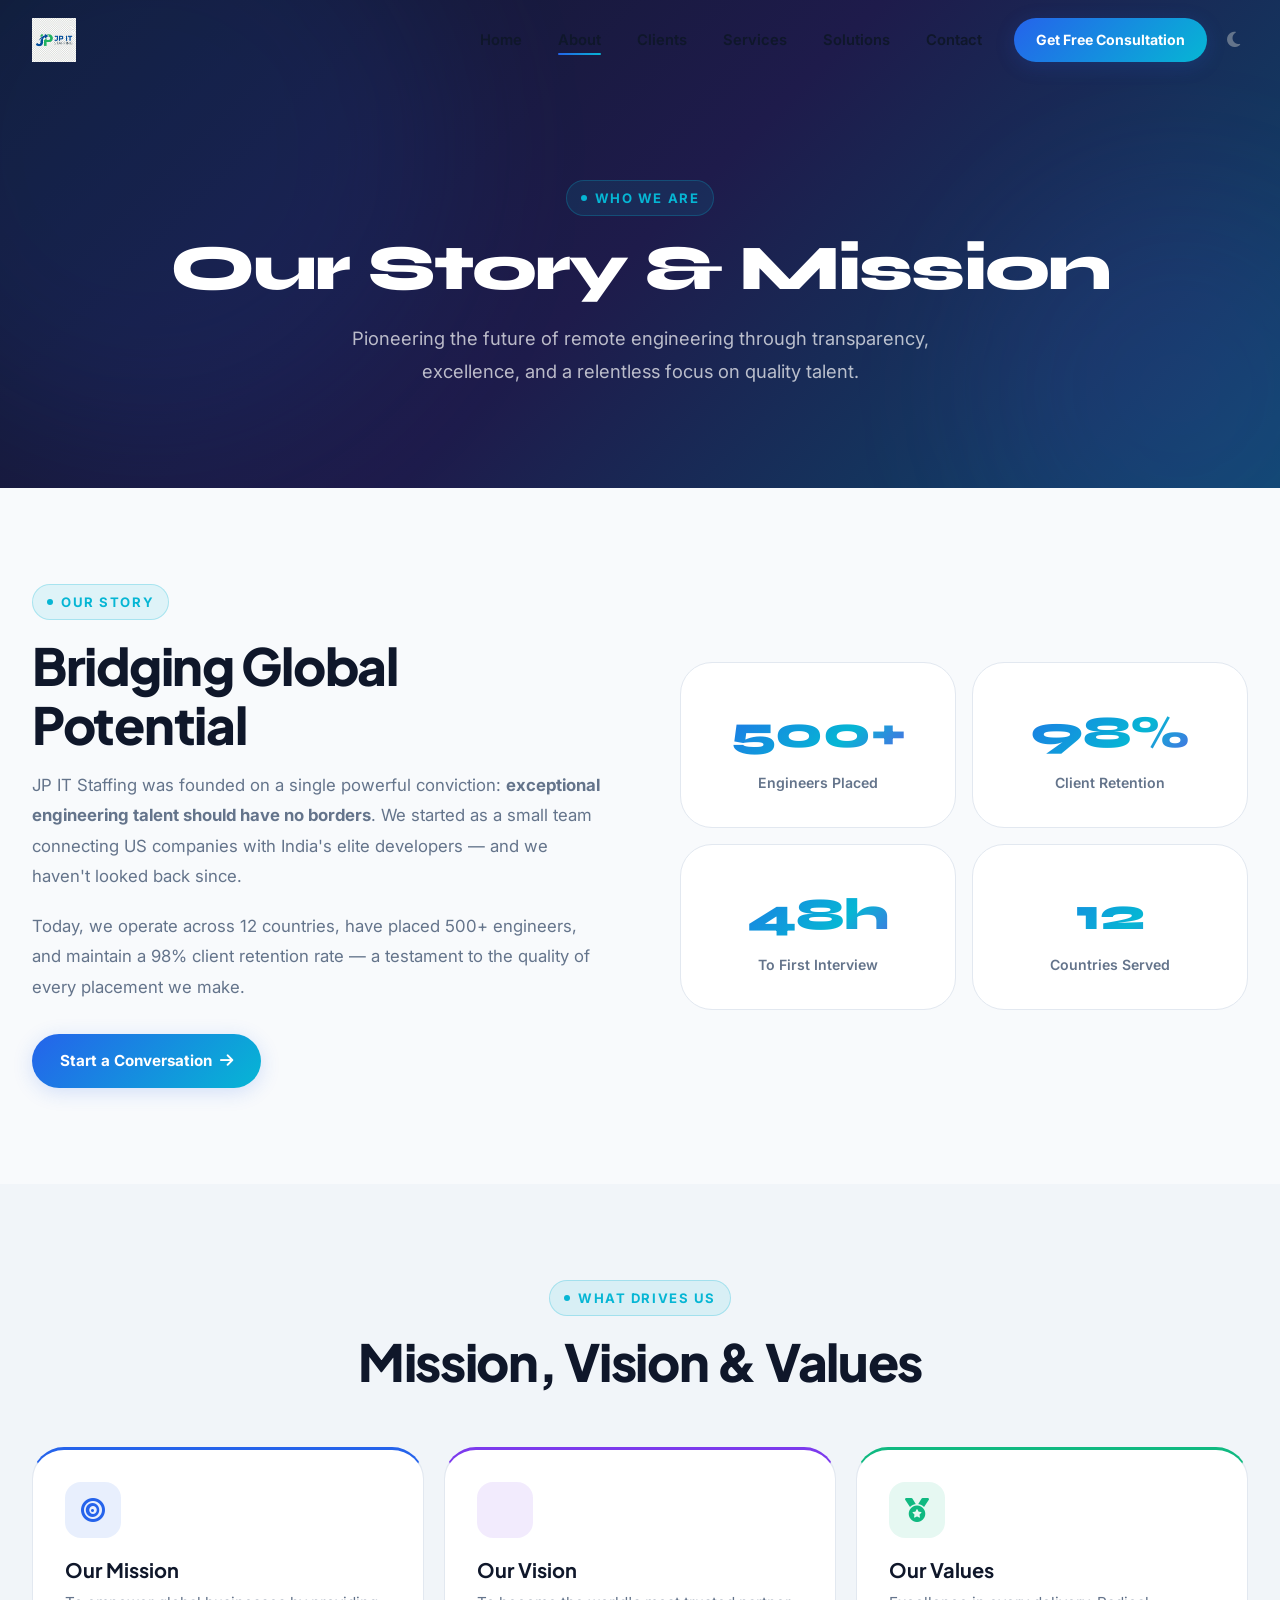
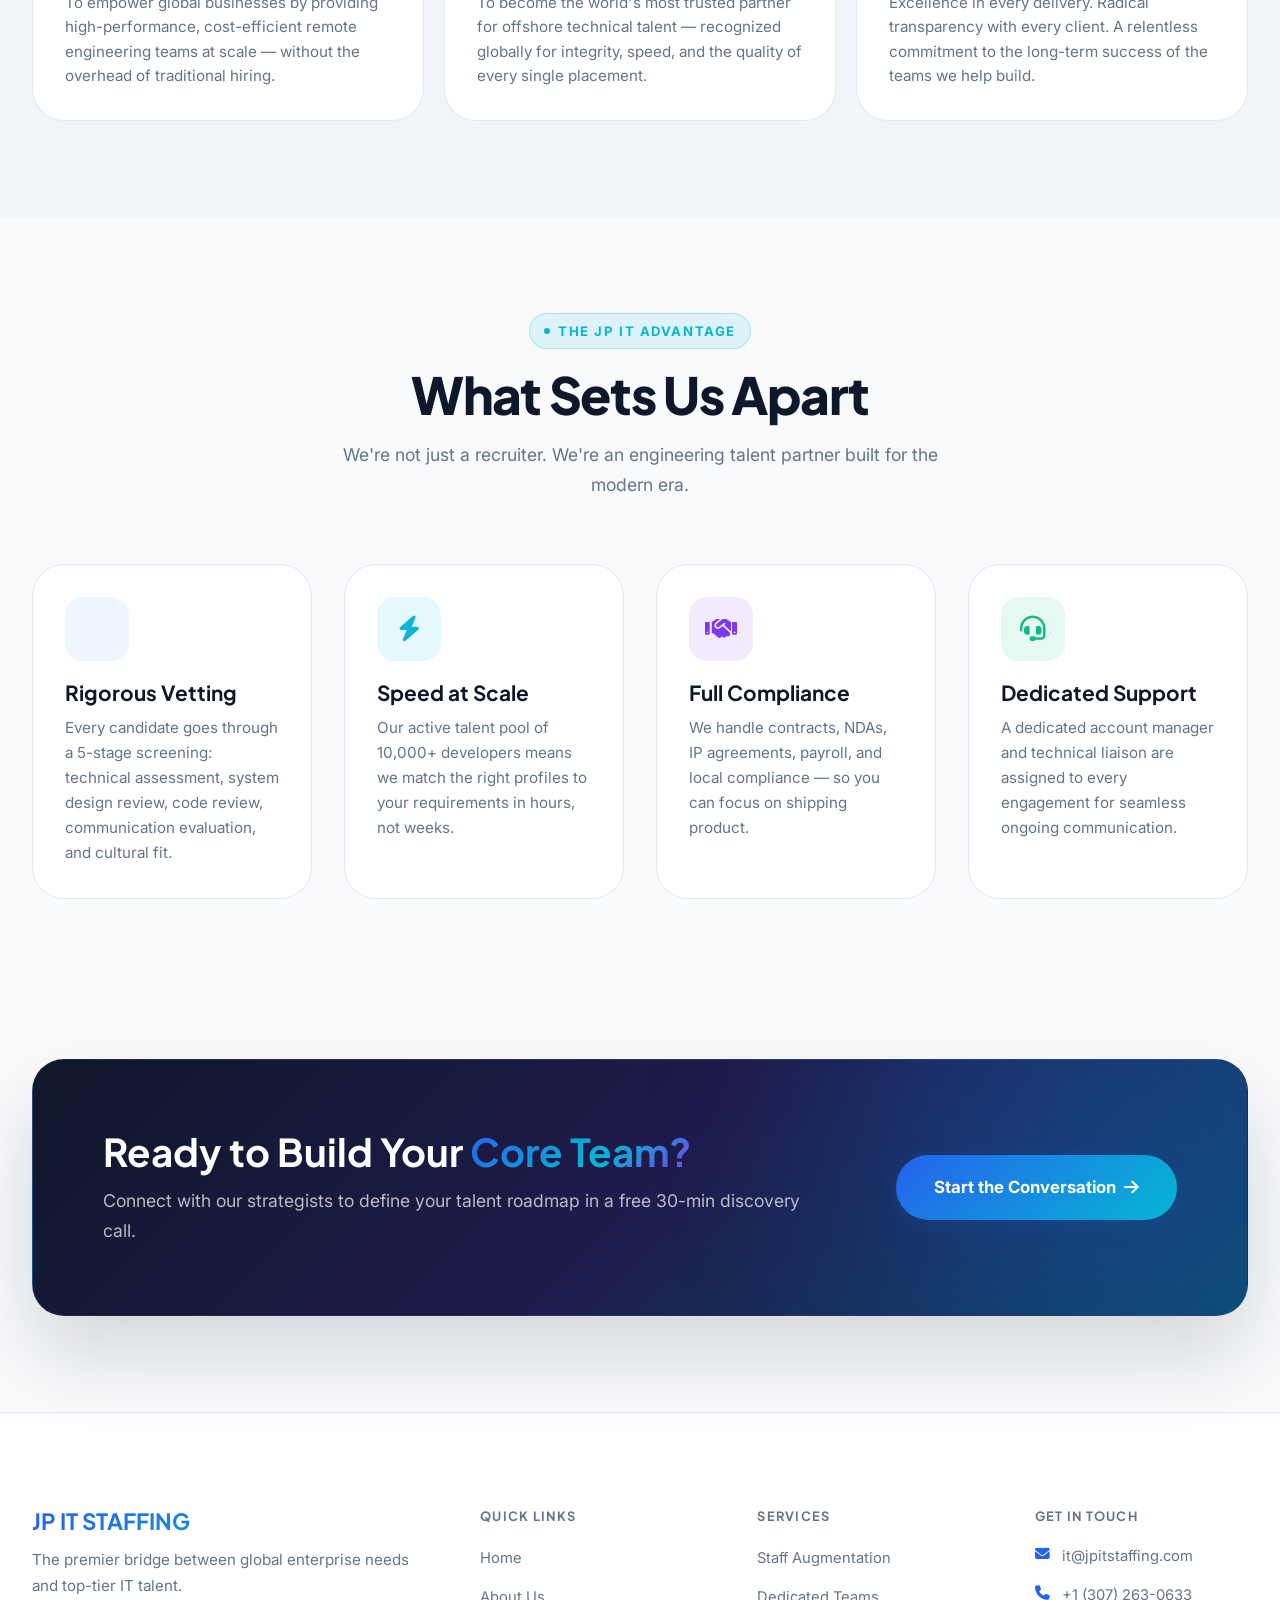
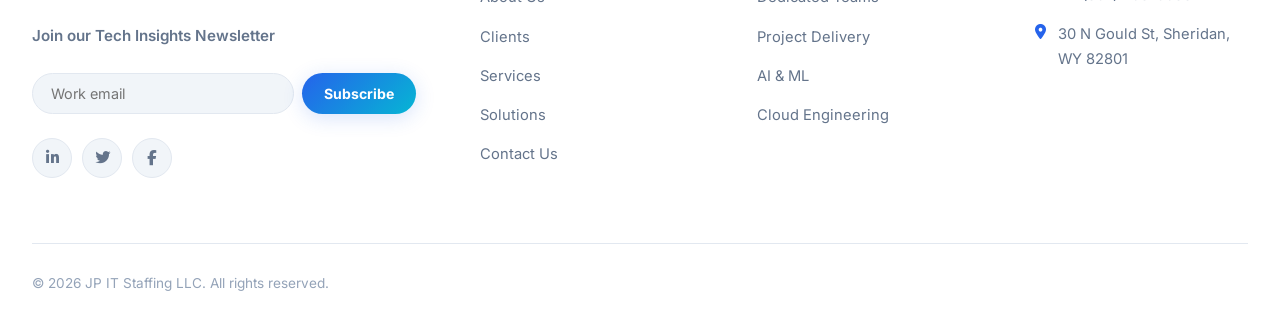
<file: about.html>
<!DOCTYPE html>
<html lang="en" data-theme="light">
<head>
  <meta charset="UTF-8">
  <meta name="viewport" content="width=device-width, initial-scale=1.0">
  <title>About Us | JP IT STAFFING</title>
  <meta name="description" content="Learn about JP IT Staffing — our mission, vision, values, and the team behind the world's fastest offshore IT talent partner.">
  <link rel="icon" type="image/png" href="favicon.png">
  <link rel="preconnect" href="https://fonts.googleapis.com">
  <link rel="preconnect" href="https://fonts.gstatic.com" crossorigin>
  <link href="https://fonts.googleapis.com/css2?family=Syne:wght@700;800&family=Inter:wght@300;400;500;600;700&family=Plus+Jakarta+Sans:wght@600;700;800&display=swap" rel="stylesheet">
  <link rel="stylesheet" href="https://cdnjs.cloudflare.com/ajax/libs/font-awesome/6.5.1/css/all.min.css" crossorigin="anonymous">
  <link rel="stylesheet" href="style.css">
</head>
<body>

  <header id="header" class="header scrolled">
    <div class="container">
      <div class="logo"><a href="index.html"><img src="logo.png" alt="JP IT Staffing"></a></div>
      <nav class="nav-menu" id="nav-menu">
        <ul>
          <li><a href="index.html">Home</a></li>
          <li><a href="about.html" class="active">About</a></li>
          <li><a href="clients.html">Clients</a></li>
          <li><a href="services.html">Services</a></li>
          <li><a href="solutions.html">Solutions</a></li>
          <li><a href="contact.html">Contact</a></li>
        </ul>
      </nav>
      <div class="nav-actions">
        <a href="contact.html" class="btn btn-primary btn-sm">Get Free Consultation</a>
        <button id="theme-toggle" class="theme-toggle"><i class="fas fa-moon"></i></button>
        <div class="mobile-toggle" id="mobile-toggle"><i class="fas fa-bars"></i></div>
      </div>
    </div>
  </header>

  <!-- PAGE HERO -->
  <section class="page-hero">
    <div class="mesh-bg">
      <div class="mesh-blob" style="width:600px;height:600px;background:rgba(37,99,235,0.2);top:-150px;left:-150px"></div>
      <div class="mesh-blob" style="width:400px;height:400px;background:rgba(124,58,237,0.15);bottom:-100px;right:-100px;animation-delay:-10s"></div>
    </div>
    <div class="container page-hero-content">
      <div class="section-label" style="justify-content:center;display:inline-flex">Who We Are</div>
      <h1>Our Story &amp; Mission</h1>
      <p>Pioneering the future of remote engineering through transparency, excellence, and a relentless focus on quality talent.</p>
    </div>
  </section>

  <!-- STORY SECTION -->
  <section class="section">
    <div class="container">
      <div style="display:grid;grid-template-columns:1fr 1fr;gap:80px;align-items:center" class="about-split">
        <div class="fade-in-up">
          <div class="section-label">Our Story</div>
          <h2 class="section-heading" style="text-align:left">Bridging Global Potential</h2>
          <p style="color:var(--text-muted);font-size:1.05rem;line-height:1.8;margin-bottom:20px">JP IT Staffing was founded on a single powerful conviction: <strong>exceptional engineering talent should have no borders</strong>. We started as a small team connecting US companies with India's elite developers — and we haven't looked back since.</p>
          <p style="color:var(--text-muted);font-size:1.05rem;line-height:1.8;margin-bottom:32px">Today, we operate across 12 countries, have placed 500+ engineers, and maintain a 98% client retention rate — a testament to the quality of every placement we make.</p>
          <a href="contact.html" class="btn btn-primary">Start a Conversation <i class="fas fa-arrow-right"></i></a>
        </div>
        <div class="fade-in-up delay-1">
          <div class="bento-grid bento-2" style="gap:16px">
            <div class="bento-cell" style="text-align:center;padding:32px 20px">
              <div style="font-family:'Syne',sans-serif;font-size:2.8rem;font-weight:800;background:var(--grad-text);-webkit-background-clip:text;-webkit-text-fill-color:transparent;background-clip:text">500+</div>
              <div style="font-size:0.88rem;color:var(--text-muted);font-weight:600">Engineers Placed</div>
            </div>
            <div class="bento-cell" style="text-align:center;padding:32px 20px">
              <div style="font-family:'Syne',sans-serif;font-size:2.8rem;font-weight:800;background:var(--grad-text);-webkit-background-clip:text;-webkit-text-fill-color:transparent;background-clip:text">98%</div>
              <div style="font-size:0.88rem;color:var(--text-muted);font-weight:600">Client Retention</div>
            </div>
            <div class="bento-cell" style="text-align:center;padding:32px 20px">
              <div style="font-family:'Syne',sans-serif;font-size:2.8rem;font-weight:800;background:var(--grad-text);-webkit-background-clip:text;-webkit-text-fill-color:transparent;background-clip:text">48h</div>
              <div style="font-size:0.88rem;color:var(--text-muted);font-weight:600">To First Interview</div>
            </div>
            <div class="bento-cell" style="text-align:center;padding:32px 20px">
              <div style="font-family:'Syne',sans-serif;font-size:2.8rem;font-weight:800;background:var(--grad-text);-webkit-background-clip:text;-webkit-text-fill-color:transparent;background-clip:text">12</div>
              <div style="font-size:0.88rem;color:var(--text-muted);font-weight:600">Countries Served</div>
            </div>
          </div>
        </div>
      </div>
    </div>
  </section>

  <!-- MISSION / VISION / VALUES -->
  <section class="section" style="background:var(--surface)">
    <div class="container">
      <div class="text-center" style="margin-bottom:56px">
        <div class="section-label">What Drives Us</div>
        <h2 class="section-heading">Mission, Vision &amp; Values</h2>
      </div>
      <div class="bento-grid bento-3">
        <div class="bento-cell fade-in-up" style="border-top:3px solid #2563eb">
          <div class="bento-icon bento-icon-blue"><i class="fas fa-bullseye"></i></div>
          <h3>Our Mission</h3>
          <p>To empower global businesses by providing high-performance, cost-efficient remote engineering teams at scale — without the overhead of traditional hiring.</p>
        </div>
        <div class="bento-cell fade-in-up delay-1" style="border-top:3px solid #7c3aed">
          <div class="bento-icon bento-icon-purple"><i class="fas fa-telescope"></i></div>
          <h3>Our Vision</h3>
          <p>To become the world's most trusted partner for offshore technical talent — recognized globally for integrity, speed, and the quality of every single placement.</p>
        </div>
        <div class="bento-cell fade-in-up delay-2" style="border-top:3px solid #10b981">
          <div class="bento-icon bento-icon-green"><i class="fas fa-medal"></i></div>
          <h3>Our Values</h3>
          <p>Excellence in every delivery. Radical transparency with every client. A relentless commitment to the long-term success of the teams we help build.</p>
        </div>
      </div>
    </div>
  </section>

  <!-- WHY US -->
  <section class="section">
    <div class="container">
      <div class="text-center" style="margin-bottom:56px">
        <div class="section-label">The JP IT Advantage</div>
        <h2 class="section-heading">What Sets Us Apart</h2>
        <p class="section-sub">We're not just a recruiter. We're an engineering talent partner built for the modern era.</p>
      </div>
      <div class="cards-grid">
        <div class="feature-card fade-in-up">
          <div class="card-icon" style="background:#eff6ff;color:#2563eb"><i class="fas fa-shield-check"></i></div>
          <h3>Rigorous Vetting</h3>
          <p>Every candidate goes through a 5-stage screening: technical assessment, system design review, code review, communication evaluation, and cultural fit.</p>
        </div>
        <div class="feature-card fade-in-up delay-1">
          <div class="card-icon" style="background:rgba(6,182,212,0.1);color:#06b6d4"><i class="fas fa-bolt"></i></div>
          <h3>Speed at Scale</h3>
          <p>Our active talent pool of 10,000+ developers means we match the right profiles to your requirements in hours, not weeks.</p>
        </div>
        <div class="feature-card fade-in-up delay-2">
          <div class="card-icon" style="background:rgba(124,58,237,0.1);color:#7c3aed"><i class="fas fa-handshake"></i></div>
          <h3>Full Compliance</h3>
          <p>We handle contracts, NDAs, IP agreements, payroll, and local compliance — so you can focus on shipping product.</p>
        </div>
        <div class="feature-card fade-in-up delay-3">
          <div class="card-icon" style="background:rgba(16,185,129,0.1);color:#10b981"><i class="fas fa-headset"></i></div>
          <h3>Dedicated Support</h3>
          <p>A dedicated account manager and technical liaison are assigned to every engagement for seamless ongoing communication.</p>
        </div>
      </div>
    </div>
  </section>

  <!-- CTA -->
  <section class="cta-section">
    <div class="container">
      <div class="cta-banner fade-in-up">
        <div class="cta-text">
          <h2>Ready to Build Your <span class="gradient-text">Core Team?</span></h2>
          <p>Connect with our strategists to define your talent roadmap in a free 30-min discovery call.</p>
        </div>
        <div class="cta-actions">
          <a href="contact.html" class="btn btn-primary btn-lg">Start the Conversation <i class="fas fa-arrow-right"></i></a>
        </div>
      </div>
    </div>
  </section>

  <!-- FOOTER -->
  <footer class="footer">
    <div class="container">
      <div class="footer-grid">
        <div class="footer-brand">
          <h3>JP IT STAFFING</h3>
          <p>The premier bridge between global enterprise needs and top-tier IT talent.</p>
          <p class="footer-newsletter-label">Join our Tech Insights Newsletter</p>
          <form class="newsletter-form" id="newsletter-form">
            <input type="email" name="email" placeholder="Work email" class="form-control" required>
            <button type="submit" class="btn btn-primary btn-sm">Subscribe</button>
          </form>
          <div class="social-row">
            <a href="https://www.linkedin.com/company/jp-it-staffing/" target="_blank" class="social-btn"><i class="fab fa-linkedin-in"></i></a>
            <a href="#" class="social-btn"><i class="fab fa-twitter"></i></a>
            <a href="#" class="social-btn"><i class="fab fa-facebook-f"></i></a>
          </div>
        </div>
        <div class="footer-col">
          <h4>Quick Links</h4>
          <ul>
            <li><a href="index.html">Home</a></li>
            <li><a href="about.html">About Us</a></li>
            <li><a href="clients.html">Clients</a></li>
            <li><a href="services.html">Services</a></li>
            <li><a href="solutions.html">Solutions</a></li>
            <li><a href="contact.html">Contact Us</a></li>
          </ul>
        </div>
        <div class="footer-col">
          <h4>Services</h4>
          <ul>
            <li><a href="services.html">Staff Augmentation</a></li>
            <li><a href="services.html">Dedicated Teams</a></li>
            <li><a href="services.html">Project Delivery</a></li>
            <li><a href="solutions.html">AI &amp; ML</a></li>
            <li><a href="solutions.html">Cloud Engineering</a></li>
          </ul>
        </div>
        <div class="footer-col">
          <h4>Get In Touch</h4>
          <div class="footer-contact-item"><i class="fas fa-envelope"></i><span>it@jpitstaffing.com</span></div>
          <div class="footer-contact-item"><i class="fas fa-phone"></i><span>+1 (307) 263-0633</span></div>
          <div class="footer-contact-item"><i class="fas fa-map-marker-alt"></i><span>30 N Gould St, Sheridan, WY 82801</span></div>
        </div>
      </div>
      <div class="footer-bottom">
        <p>&copy; 2026 JP IT Staffing LLC. All rights reserved.</p>
      </div>
    </div>
  </footer>

  <script src="script.js"></script>
  <script>
    const fadeEls = document.querySelectorAll('.fade-in-up');
    const obs = new IntersectionObserver(entries=>entries.forEach(e=>{if(e.isIntersecting)e.target.classList.add('visible')}),{threshold:0.1});
    fadeEls.forEach(el=>obs.observe(el));
  </script>
  <style>
    @media(max-width:768px){.about-split{grid-template-columns:1fr !important}}
  </style>
</body>
</html>
</file>
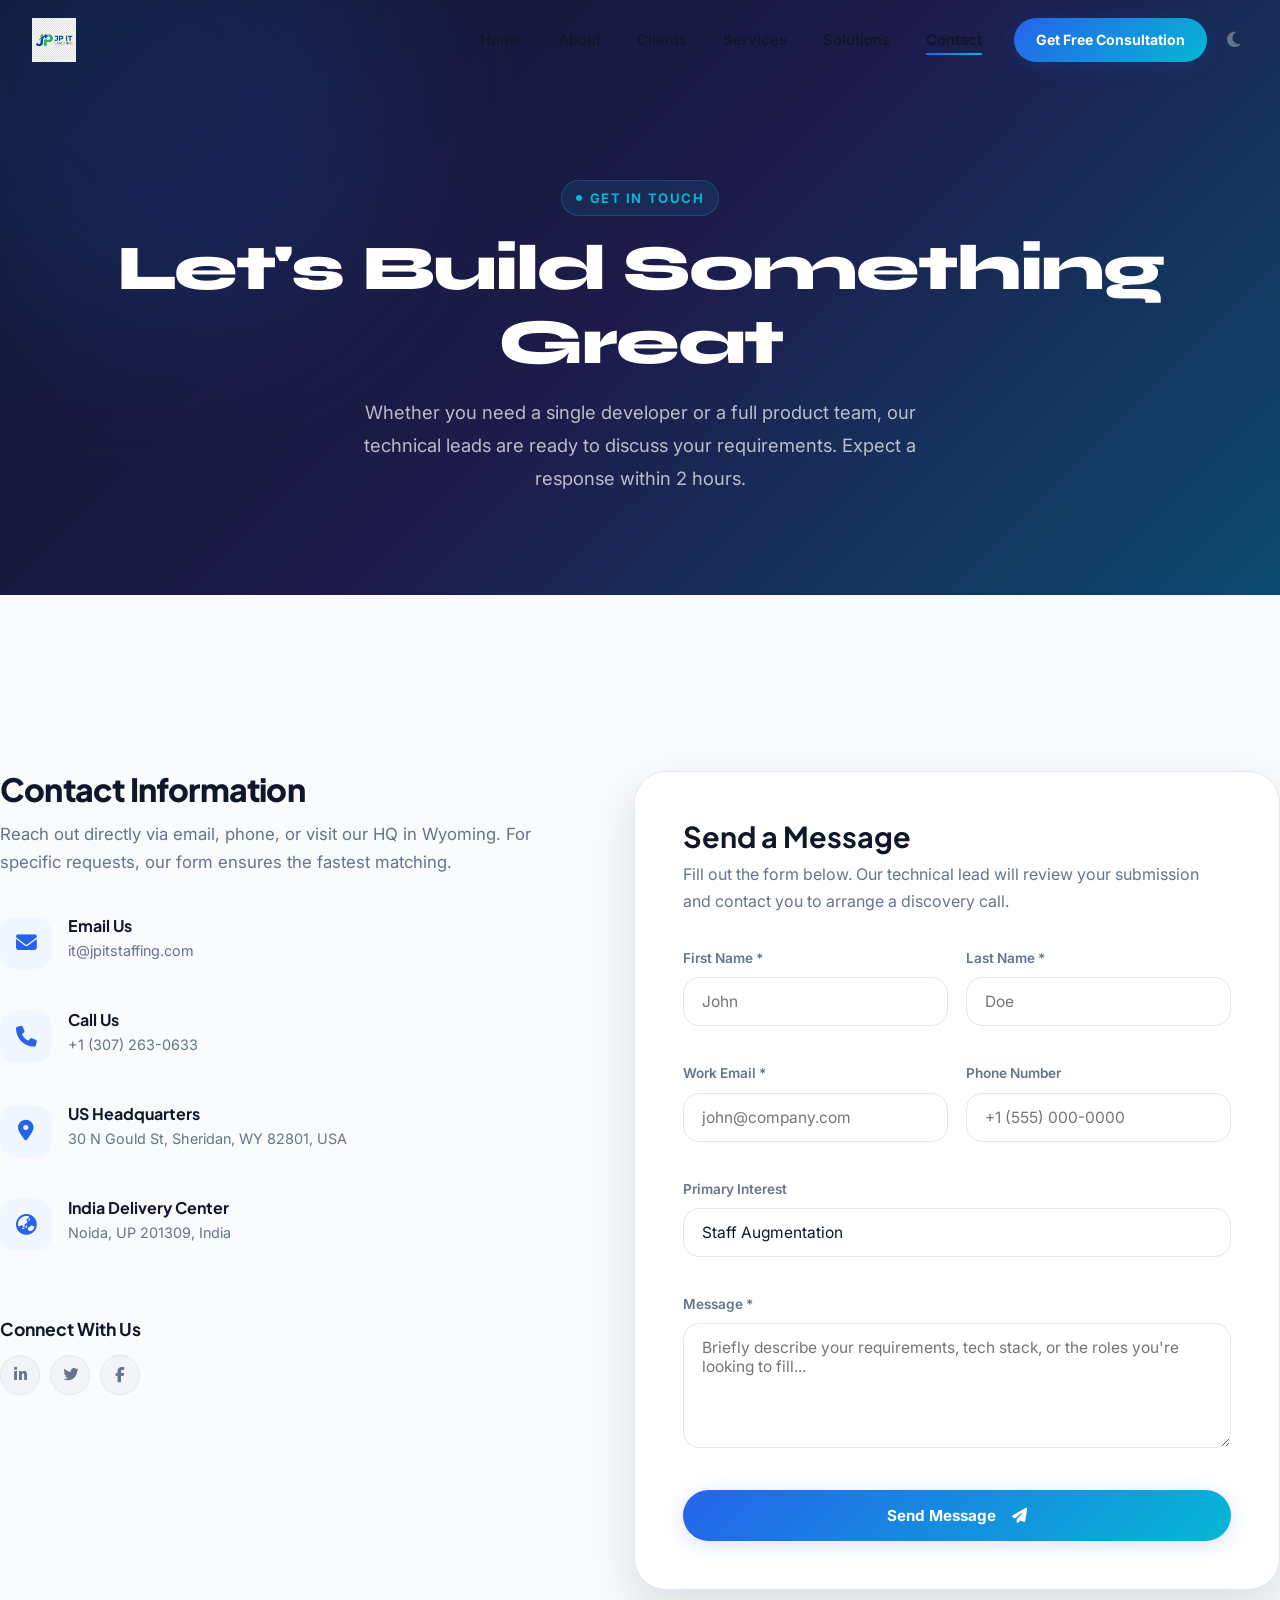
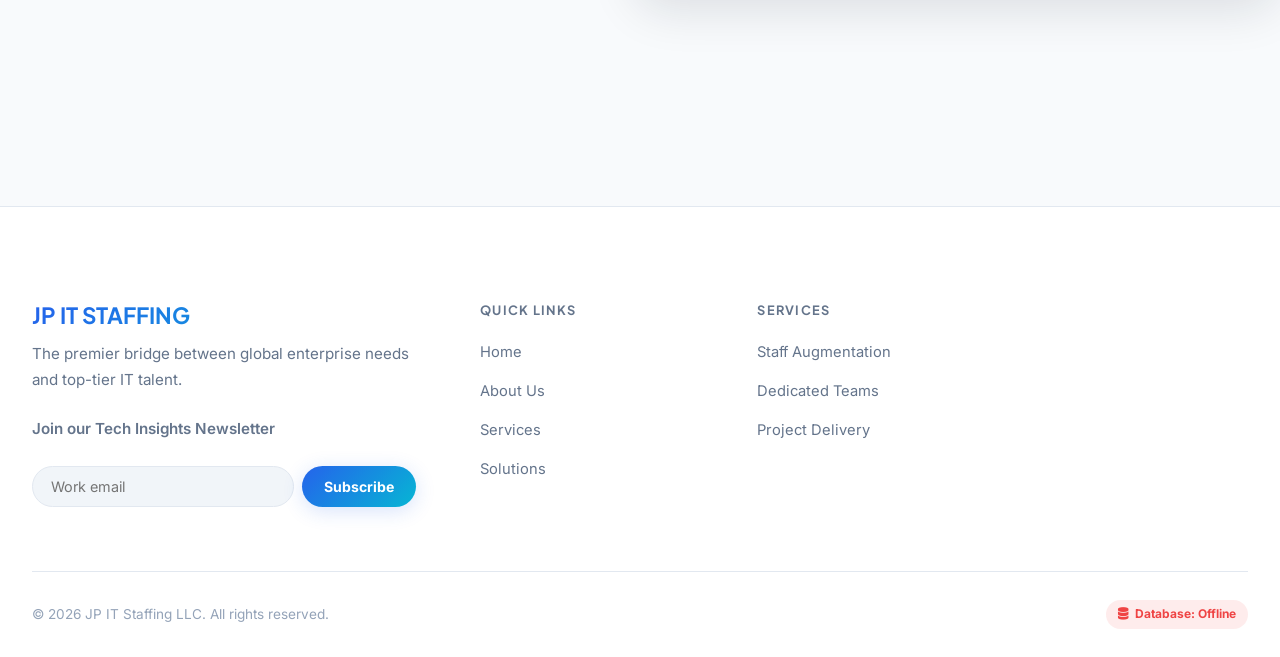
<file: contact.html>
<!DOCTYPE html>
<html lang="en" data-theme="light">
<head>
  <meta charset="UTF-8">
  <meta name="viewport" content="width=device-width, initial-scale=1.0">
  <title>Contact Us | JP IT STAFFING</title>
  <meta name="description" content="Get in touch with JP IT Staffing. Schedule a discovery call and hire elite developers in 48 hours.">
  <link rel="icon" type="image/png" href="favicon.png">
  <link rel="preconnect" href="https://fonts.googleapis.com">
  <link rel="preconnect" href="https://fonts.gstatic.com" crossorigin>
  <link href="https://fonts.googleapis.com/css2?family=Syne:wght@700;800&family=Inter:wght@300;400;500;600;700&family=Plus+Jakarta+Sans:wght@600;700;800&display=swap" rel="stylesheet">
  <link rel="stylesheet" href="https://cdnjs.cloudflare.com/ajax/libs/font-awesome/6.5.1/css/all.min.css" crossorigin="anonymous">
  <link rel="stylesheet" href="style.css">
</head>
<body>

  <header id="header" class="header scrolled">
    <div class="container">
      <div class="logo"><a href="index.html"><img src="logo.png" alt="JP IT Staffing"></a></div>
      <nav class="nav-menu" id="nav-menu">
        <ul>
          <li><a href="index.html">Home</a></li>
          <li><a href="about.html">About</a></li>
          <li><a href="clients.html">Clients</a></li>
          <li><a href="services.html">Services</a></li>
          <li><a href="solutions.html">Solutions</a></li>
          <li><a href="contact.html" class="active">Contact</a></li>
        </ul>
      </nav>
      <div class="nav-actions">
        <a href="#contact-form-section" class="btn btn-primary btn-sm">Get Free Consultation</a>
        <button id="theme-toggle" class="theme-toggle"><i class="fas fa-moon"></i></button>
        <div class="mobile-toggle" id="mobile-toggle"><i class="fas fa-bars"></i></div>
      </div>
    </div>
  </header>

  <!-- PAGE HERO -->
  <section class="page-hero">
    <div class="mesh-bg">
      <div class="mesh-blob" style="width:500px;height:500px;background:rgba(37,99,235,0.25);top:-150px;left:-100px"></div>
    </div>
    <div class="container page-hero-content">
      <div class="section-label" style="justify-content:center;display:inline-flex">Get In Touch</div>
      <h1>Let's Build Something Great</h1>
      <p>Whether you need a single developer or a full product team, our technical leads are ready to discuss your requirements. Expect a response within 2 hours.</p>
    </div>
  </section>

  <!-- CONTACT LAYOUT -->
  <section class="section" id="contact-form-section">
    <div class="container contact-layout">
      
      <!-- Left Column: Info & Methods -->
      <div class="contact-info">
        <h2 class="section-heading" style="text-align:left">Contact Information</h2>
        <p class="lead">Reach out directly via email, phone, or visit our HQ in Wyoming. For specific requests, our form ensures the fastest matching.</p>
        
        <div class="service-cards-stack fade-in-up">
          <div class="contact-method">
            <div class="contact-icon"><i class="fas fa-envelope"></i></div>
            <div>
              <h3>Email Us</h3>
              <p>it@jpitstaffing.com</p>
            </div>
          </div>
          <div class="contact-method">
            <div class="contact-icon"><i class="fas fa-phone"></i></div>
            <div>
              <h3>Call Us</h3>
              <p>+1 (307) 263-0633</p>
            </div>
          </div>
          <div class="contact-method">
            <div class="contact-icon"><i class="fas fa-map-marker-alt"></i></div>
            <div>
              <h3>US Headquarters</h3>
              <p>30 N Gould St, Sheridan, WY 82801, USA</p>
            </div>
          </div>
          <div class="contact-method">
            <div class="contact-icon"><i class="fas fa-globe-asia"></i></div>
            <div>
              <h3>India Delivery Center</h3>
              <p>Noida, UP 201309, India</p>
            </div>
          </div>
        </div>

        <h3 style="font-size:1.1rem;margin-bottom:16px;margin-top:40px">Connect With Us</h3>
        <div class="social-row" style="margin-top:0">
          <a href="https://www.linkedin.com/company/jp-it-staffing/" target="_blank" class="social-btn"><i class="fab fa-linkedin-in"></i></a>
          <a href="#" class="social-btn"><i class="fab fa-twitter"></i></a>
          <a href="#" class="social-btn"><i class="fab fa-facebook-f"></i></a>
        </div>
      </div>

      <!-- Right Column: Form -->
      <div class="contact-form-card fade-in-up delay-1">
        <h2 style="font-size:1.8rem;margin-bottom:8px">Send a Message</h2>
        <p style="color:var(--text-muted);margin-bottom:32px">Fill out the form below. Our technical lead will review your submission and contact you to arrange a discovery call.</p>
        
        <form id="main-contact-form">
          <div class="form-grid">
            <div class="form-group">
              <label class="form-label">First Name *</label>
              <input type="text" name="firstName" class="form-control" placeholder="John" required>
            </div>
            <div class="form-group">
              <label class="form-label">Last Name *</label>
              <input type="text" name="lastName" class="form-control" placeholder="Doe" required>
            </div>
            <div class="form-group">
              <label class="form-label">Work Email *</label>
              <input type="email" name="email" class="form-control" placeholder="john@company.com" required>
            </div>
            <div class="form-group">
              <label class="form-label">Phone Number</label>
              <input type="tel" name="phone" class="form-control" placeholder="+1 (555) 000-0000">
            </div>
            <div class="form-group form-full">
              <label class="form-label">Primary Interest</label>
              <select name="interest" class="form-control">
                <option value="staff-augmentation">Staff Augmentation</option>
                <option value="dedicated-teams">Dedicated Teams</option>
                <option value="project-delivery">Project Delivery</option>
                <option value="other">General Inquiry</option>
              </select>
            </div>
            <div class="form-group form-full">
              <label class="form-label">Message *</label>
              <textarea name="message" rows="5" class="form-control" placeholder="Briefly describe your requirements, tech stack, or the roles you're looking to fill..." required></textarea>
            </div>
          </div>
          <button type="submit" class="btn btn-primary btn-wide" style="margin-top:16px;padding:16px">Send Message <i class="fas fa-paper-plane" style="margin-left:8px"></i></button>
        </form>
        <div id="contact-success" class="hidden text-center" style="padding:40px 0">
          <div class="success-icon"><i class="fas fa-check-circle"></i></div>
          <h3>Message Sent!</h3>
          <p style="color:var(--text-muted)">We'll review your details and get back to you within 2 hours.</p>
        </div>
      </div>
    </div>
  </section>

  <!-- FOOTER -->
  <footer class="footer">
    <div class="container">
      <div class="footer-grid">
        <div class="footer-brand">
          <h3>JP IT STAFFING</h3>
          <p>The premier bridge between global enterprise needs and top-tier IT talent.</p>
          <p class="footer-newsletter-label">Join our Tech Insights Newsletter</p>
          <form class="newsletter-form" id="newsletter-form">
            <input type="email" name="email" placeholder="Work email" class="form-control" required>
            <button type="submit" class="btn btn-primary btn-sm">Subscribe</button>
          </form>
        </div>
        <div class="footer-col">
          <h4>Quick Links</h4>
          <ul>
            <li><a href="index.html">Home</a></li>
            <li><a href="about.html">About Us</a></li>
            <li><a href="services.html">Services</a></li>
            <li><a href="solutions.html">Solutions</a></li>
          </ul>
        </div>
        <div class="footer-col">
          <h4>Services</h4>
          <ul>
            <li><a href="services.html">Staff Augmentation</a></li>
            <li><a href="services.html">Dedicated Teams</a></li>
            <li><a href="services.html">Project Delivery</a></li>
          </ul>
        </div>
      </div>
      <div class="footer-bottom">
        <p>&copy; 2026 JP IT Staffing LLC. All rights reserved.</p>
        <span id="db-status-pill" class="status-pill offline"><i class="fas fa-database"></i> Database: Checking...</span>
      </div>
    </div>
  </footer>

  <script src="script.js"></script>
  <script>
    const fadeEls = document.querySelectorAll('.fade-in-up');
    const obs = new IntersectionObserver(entries=>entries.forEach(e=>{if(e.isIntersecting)e.target.classList.add('visible')}),{threshold:0.1});
    fadeEls.forEach(el=>obs.observe(el));
    
    const contactForm = document.getElementById('main-contact-form');
    if(contactForm){
      contactForm.addEventListener('submit', async (e) => {
        e.preventDefault();
        const btn = contactForm.querySelector('button[type="submit"]');
        const originalText = btn.innerHTML;
        btn.innerHTML = '<i class="fas fa-spinner fa-spin"></i> Sending...';
        btn.disabled = true;
        
        setTimeout(() => {
          contactForm.classList.add('hidden');
          document.getElementById('contact-success').classList.remove('hidden');
        }, 1200);
      });
    }
  </script>
</body>
</html>
</file>
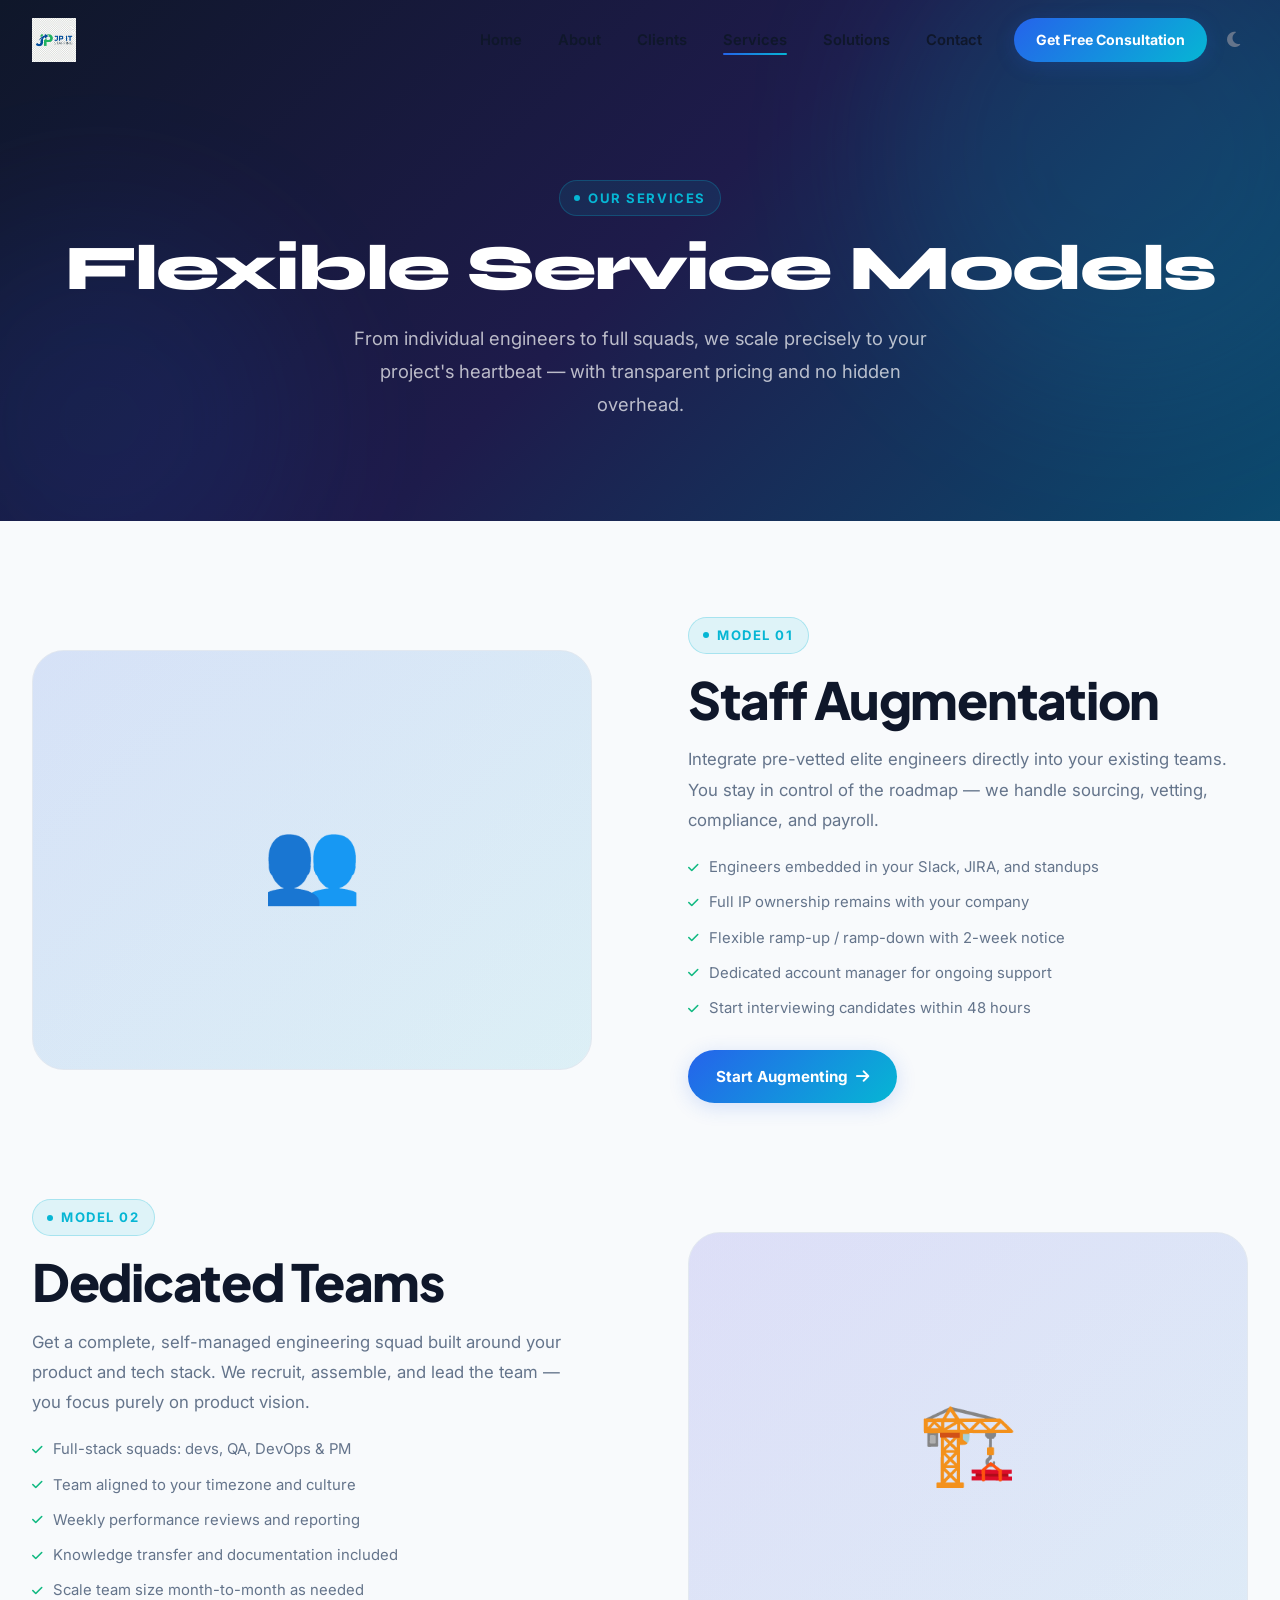
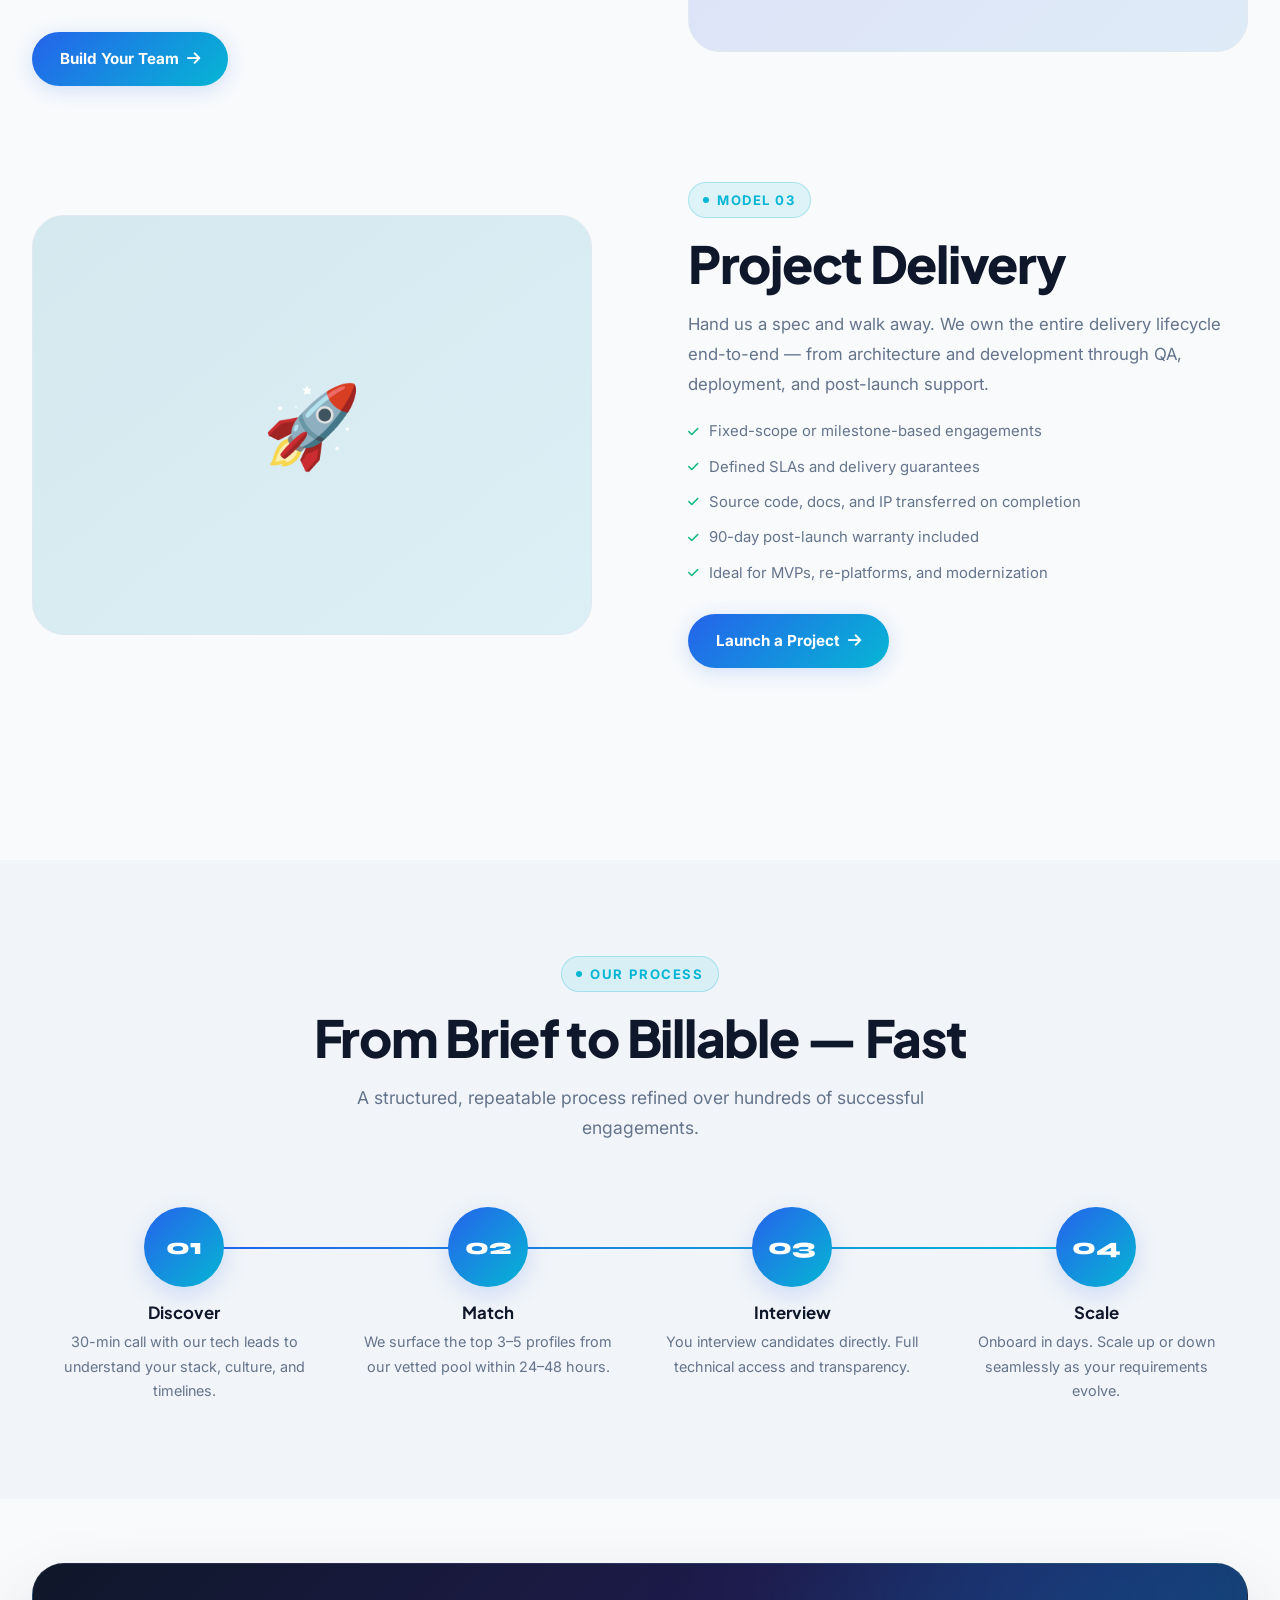
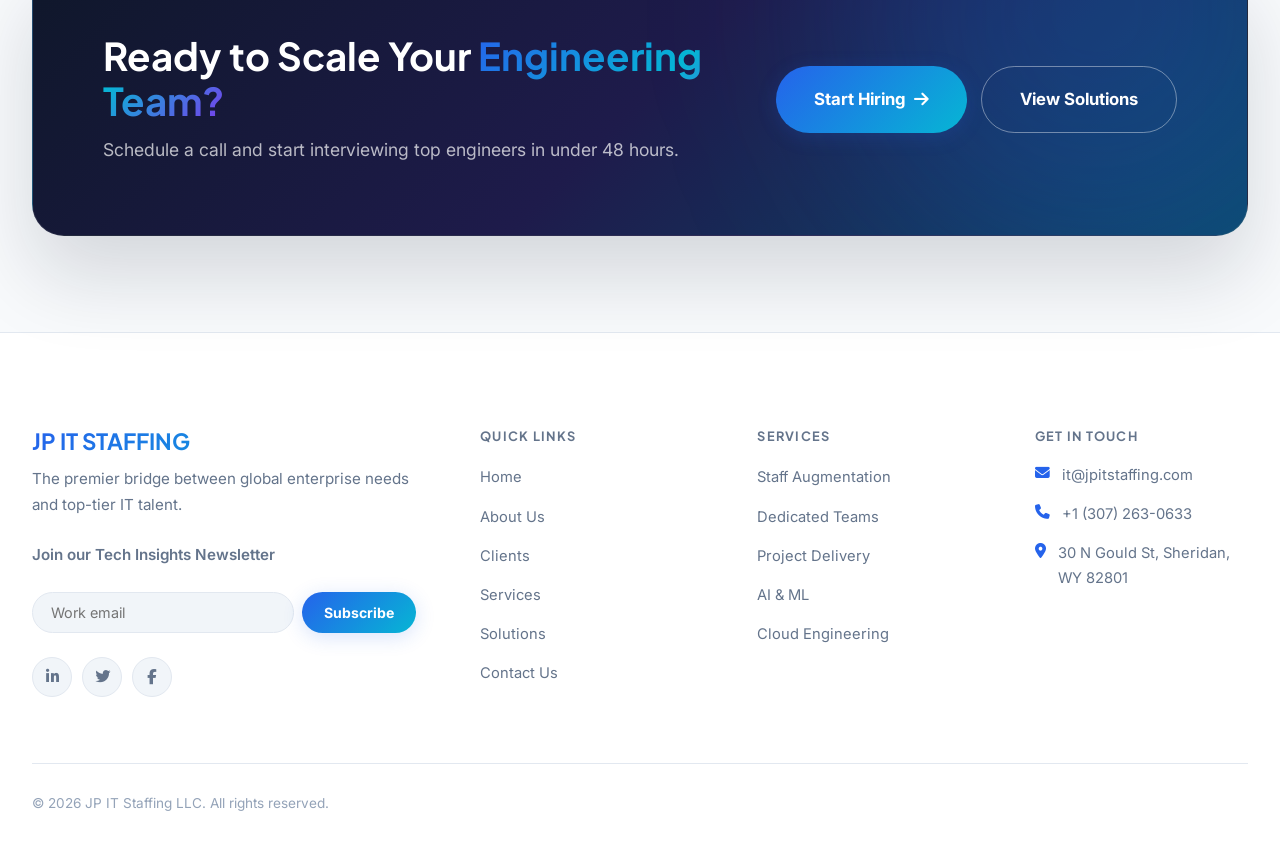
<file: services.html>
<!DOCTYPE html>
<html lang="en" data-theme="light">
<head>
  <meta charset="UTF-8">
  <meta name="viewport" content="width=device-width, initial-scale=1.0">
  <title>Services | JP IT STAFFING</title>
  <meta name="description" content="Flexible IT staffing service models — Staff Augmentation, Dedicated Teams, and Project Delivery. Scale your engineering team precisely.">
  <link rel="icon" type="image/png" href="favicon.png">
  <link rel="preconnect" href="https://fonts.googleapis.com">
  <link rel="preconnect" href="https://fonts.gstatic.com" crossorigin>
  <link href="https://fonts.googleapis.com/css2?family=Syne:wght@700;800&family=Inter:wght@300;400;500;600;700&family=Plus+Jakarta+Sans:wght@600;700;800&display=swap" rel="stylesheet">
  <link rel="stylesheet" href="https://cdnjs.cloudflare.com/ajax/libs/font-awesome/6.5.1/css/all.min.css" crossorigin="anonymous">
  <link rel="stylesheet" href="style.css">
</head>
<body>

  <header id="header" class="header scrolled">
    <div class="container">
      <div class="logo"><a href="index.html"><img src="logo.png" alt="JP IT Staffing"></a></div>
      <nav class="nav-menu" id="nav-menu">
        <ul>
          <li><a href="index.html">Home</a></li>
          <li><a href="about.html">About</a></li>
          <li><a href="clients.html">Clients</a></li>
          <li><a href="services.html" class="active">Services</a></li>
          <li><a href="solutions.html">Solutions</a></li>
          <li><a href="contact.html">Contact</a></li>
        </ul>
      </nav>
      <div class="nav-actions">
        <a href="contact.html" class="btn btn-primary btn-sm">Get Free Consultation</a>
        <button id="theme-toggle" class="theme-toggle"><i class="fas fa-moon"></i></button>
        <div class="mobile-toggle" id="mobile-toggle"><i class="fas fa-bars"></i></div>
      </div>
    </div>
  </header>

  <!-- PAGE HERO -->
  <section class="page-hero">
    <div class="mesh-bg">
      <div class="mesh-blob" style="width:500px;height:500px;background:rgba(6,182,212,0.2);top:-100px;right:-100px"></div>
      <div class="mesh-blob" style="width:400px;height:400px;background:rgba(37,99,235,0.18);bottom:-100px;left:-100px;animation-delay:-8s"></div>
    </div>
    <div class="container page-hero-content">
      <div class="section-label" style="justify-content:center;display:inline-flex">Our Services</div>
      <h1>Flexible Service Models</h1>
      <p>From individual engineers to full squads, we scale precisely to your project's heartbeat — with transparent pricing and no hidden overhead.</p>
    </div>
  </section>

  <!-- SERVICE 1 -->
  <section class="section">
    <div class="container">
      <div class="service-alt-item fade-in-up">
        <div class="service-visual">
          <span style="position:relative;z-index:1;font-size:5rem">👥</span>
          <div style="position:absolute;inset:0;background:linear-gradient(135deg,rgba(37,99,235,0.08),rgba(6,182,212,0.05))"></div>
        </div>
        <div class="service-text">
          <div class="section-label">Model 01</div>
          <h2 class="section-heading" style="text-align:left">Staff Augmentation</h2>
          <p style="color:var(--text-muted);font-size:1.05rem;line-height:1.8;margin-bottom:20px">Integrate pre-vetted elite engineers directly into your existing teams. You stay in control of the roadmap — we handle sourcing, vetting, compliance, and payroll.</p>
          <ul class="checklist">
            <li>Engineers embedded in your Slack, JIRA, and standups</li>
            <li>Full IP ownership remains with your company</li>
            <li>Flexible ramp-up / ramp-down with 2-week notice</li>
            <li>Dedicated account manager for ongoing support</li>
            <li>Start interviewing candidates within 48 hours</li>
          </ul>
          <a href="contact.html" class="btn btn-primary" style="margin-top:28px">Start Augmenting <i class="fas fa-arrow-right"></i></a>
        </div>
      </div>

      <!-- SERVICE 2 -->
      <div class="service-alt-item reverse fade-in-up" style="margin-top:80px">
        <div class="service-visual">
          <span style="position:relative;z-index:1;font-size:5rem">🏗️</span>
          <div style="position:absolute;inset:0;background:linear-gradient(135deg,rgba(124,58,237,0.08),rgba(37,99,235,0.05))"></div>
        </div>
        <div class="service-text">
          <div class="section-label">Model 02</div>
          <h2 class="section-heading" style="text-align:left">Dedicated Teams</h2>
          <p style="color:var(--text-muted);font-size:1.05rem;line-height:1.8;margin-bottom:20px">Get a complete, self-managed engineering squad built around your product and tech stack. We recruit, assemble, and lead the team — you focus purely on product vision.</p>
          <ul class="checklist">
            <li>Full-stack squads: devs, QA, DevOps &amp; PM</li>
            <li>Team aligned to your timezone and culture</li>
            <li>Weekly performance reviews and reporting</li>
            <li>Knowledge transfer and documentation included</li>
            <li>Scale team size month-to-month as needed</li>
          </ul>
          <a href="contact.html" class="btn btn-primary" style="margin-top:28px">Build Your Team <i class="fas fa-arrow-right"></i></a>
        </div>
      </div>

      <!-- SERVICE 3 -->
      <div class="service-alt-item fade-in-up" style="margin-top:80px">
        <div class="service-visual">
          <span style="position:relative;z-index:1;font-size:5rem">🚀</span>
          <div style="position:absolute;inset:0;background:linear-gradient(135deg,rgba(16,185,129,0.08),rgba(6,182,212,0.05))"></div>
        </div>
        <div class="service-text">
          <div class="section-label">Model 03</div>
          <h2 class="section-heading" style="text-align:left">Project Delivery</h2>
          <p style="color:var(--text-muted);font-size:1.05rem;line-height:1.8;margin-bottom:20px">Hand us a spec and walk away. We own the entire delivery lifecycle end-to-end — from architecture and development through QA, deployment, and post-launch support.</p>
          <ul class="checklist">
            <li>Fixed-scope or milestone-based engagements</li>
            <li>Defined SLAs and delivery guarantees</li>
            <li>Source code, docs, and IP transferred on completion</li>
            <li>90-day post-launch warranty included</li>
            <li>Ideal for MVPs, re-platforms, and modernization</li>
          </ul>
          <a href="contact.html" class="btn btn-primary" style="margin-top:28px">Launch a Project <i class="fas fa-arrow-right"></i></a>
        </div>
      </div>
    </div>
  </section>

  <!-- PROCESS -->
  <section class="section" style="background:var(--surface)">
    <div class="container">
      <div class="text-center" style="margin-bottom:64px">
        <div class="section-label">Our Process</div>
        <h2 class="section-heading">From Brief to Billable — Fast</h2>
        <p class="section-sub">A structured, repeatable process refined over hundreds of successful engagements.</p>
      </div>
      <div class="process-grid">
        <div class="process-step fade-in-up">
          <div class="process-num">01</div>
          <h3>Discover</h3>
          <p>30-min call with our tech leads to understand your stack, culture, and timelines.</p>
        </div>
        <div class="process-step fade-in-up delay-1">
          <div class="process-num">02</div>
          <h3>Match</h3>
          <p>We surface the top 3–5 profiles from our vetted pool within 24–48 hours.</p>
        </div>
        <div class="process-step fade-in-up delay-2">
          <div class="process-num">03</div>
          <h3>Interview</h3>
          <p>You interview candidates directly. Full technical access and transparency.</p>
        </div>
        <div class="process-step fade-in-up delay-3">
          <div class="process-num">04</div>
          <h3>Scale</h3>
          <p>Onboard in days. Scale up or down seamlessly as your requirements evolve.</p>
        </div>
      </div>
    </div>
  </section>

  <!-- CTA -->
  <section class="cta-section">
    <div class="container">
      <div class="cta-banner fade-in-up">
        <div class="cta-text">
          <h2>Ready to Scale Your <span class="gradient-text">Engineering Team?</span></h2>
          <p>Schedule a call and start interviewing top engineers in under 48 hours.</p>
        </div>
        <div class="cta-actions">
          <a href="contact.html" class="btn btn-primary btn-lg">Start Hiring <i class="fas fa-arrow-right"></i></a>
          <a href="solutions.html" class="btn btn-ghost btn-lg">View Solutions</a>
        </div>
      </div>
    </div>
  </section>

  <!-- FOOTER -->
  <footer class="footer">
    <div class="container">
      <div class="footer-grid">
        <div class="footer-brand">
          <h3>JP IT STAFFING</h3>
          <p>The premier bridge between global enterprise needs and top-tier IT talent.</p>
          <p class="footer-newsletter-label">Join our Tech Insights Newsletter</p>
          <form class="newsletter-form" id="newsletter-form">
            <input type="email" name="email" placeholder="Work email" class="form-control" required>
            <button type="submit" class="btn btn-primary btn-sm">Subscribe</button>
          </form>
          <div class="social-row">
            <a href="https://www.linkedin.com/company/jp-it-staffing/" target="_blank" class="social-btn"><i class="fab fa-linkedin-in"></i></a>
            <a href="#" class="social-btn"><i class="fab fa-twitter"></i></a>
            <a href="#" class="social-btn"><i class="fab fa-facebook-f"></i></a>
          </div>
        </div>
        <div class="footer-col">
          <h4>Quick Links</h4>
          <ul>
            <li><a href="index.html">Home</a></li>
            <li><a href="about.html">About Us</a></li>
            <li><a href="clients.html">Clients</a></li>
            <li><a href="services.html">Services</a></li>
            <li><a href="solutions.html">Solutions</a></li>
            <li><a href="contact.html">Contact Us</a></li>
          </ul>
        </div>
        <div class="footer-col">
          <h4>Services</h4>
          <ul>
            <li><a href="services.html">Staff Augmentation</a></li>
            <li><a href="services.html">Dedicated Teams</a></li>
            <li><a href="services.html">Project Delivery</a></li>
            <li><a href="solutions.html">AI &amp; ML</a></li>
            <li><a href="solutions.html">Cloud Engineering</a></li>
          </ul>
        </div>
        <div class="footer-col">
          <h4>Get In Touch</h4>
          <div class="footer-contact-item"><i class="fas fa-envelope"></i><span>it@jpitstaffing.com</span></div>
          <div class="footer-contact-item"><i class="fas fa-phone"></i><span>+1 (307) 263-0633</span></div>
          <div class="footer-contact-item"><i class="fas fa-map-marker-alt"></i><span>30 N Gould St, Sheridan, WY 82801</span></div>
        </div>
      </div>
      <div class="footer-bottom">
        <p>&copy; 2026 JP IT Staffing LLC. All rights reserved.</p>
      </div>
    </div>
  </footer>

  <script src="script.js"></script>
  <script>
    const fadeEls = document.querySelectorAll('.fade-in-up');
    const obs = new IntersectionObserver(entries=>entries.forEach(e=>{if(e.isIntersecting)e.target.classList.add('visible')}),{threshold:0.1});
    fadeEls.forEach(el=>obs.observe(el));
  </script>
</body>
</html>
</file>
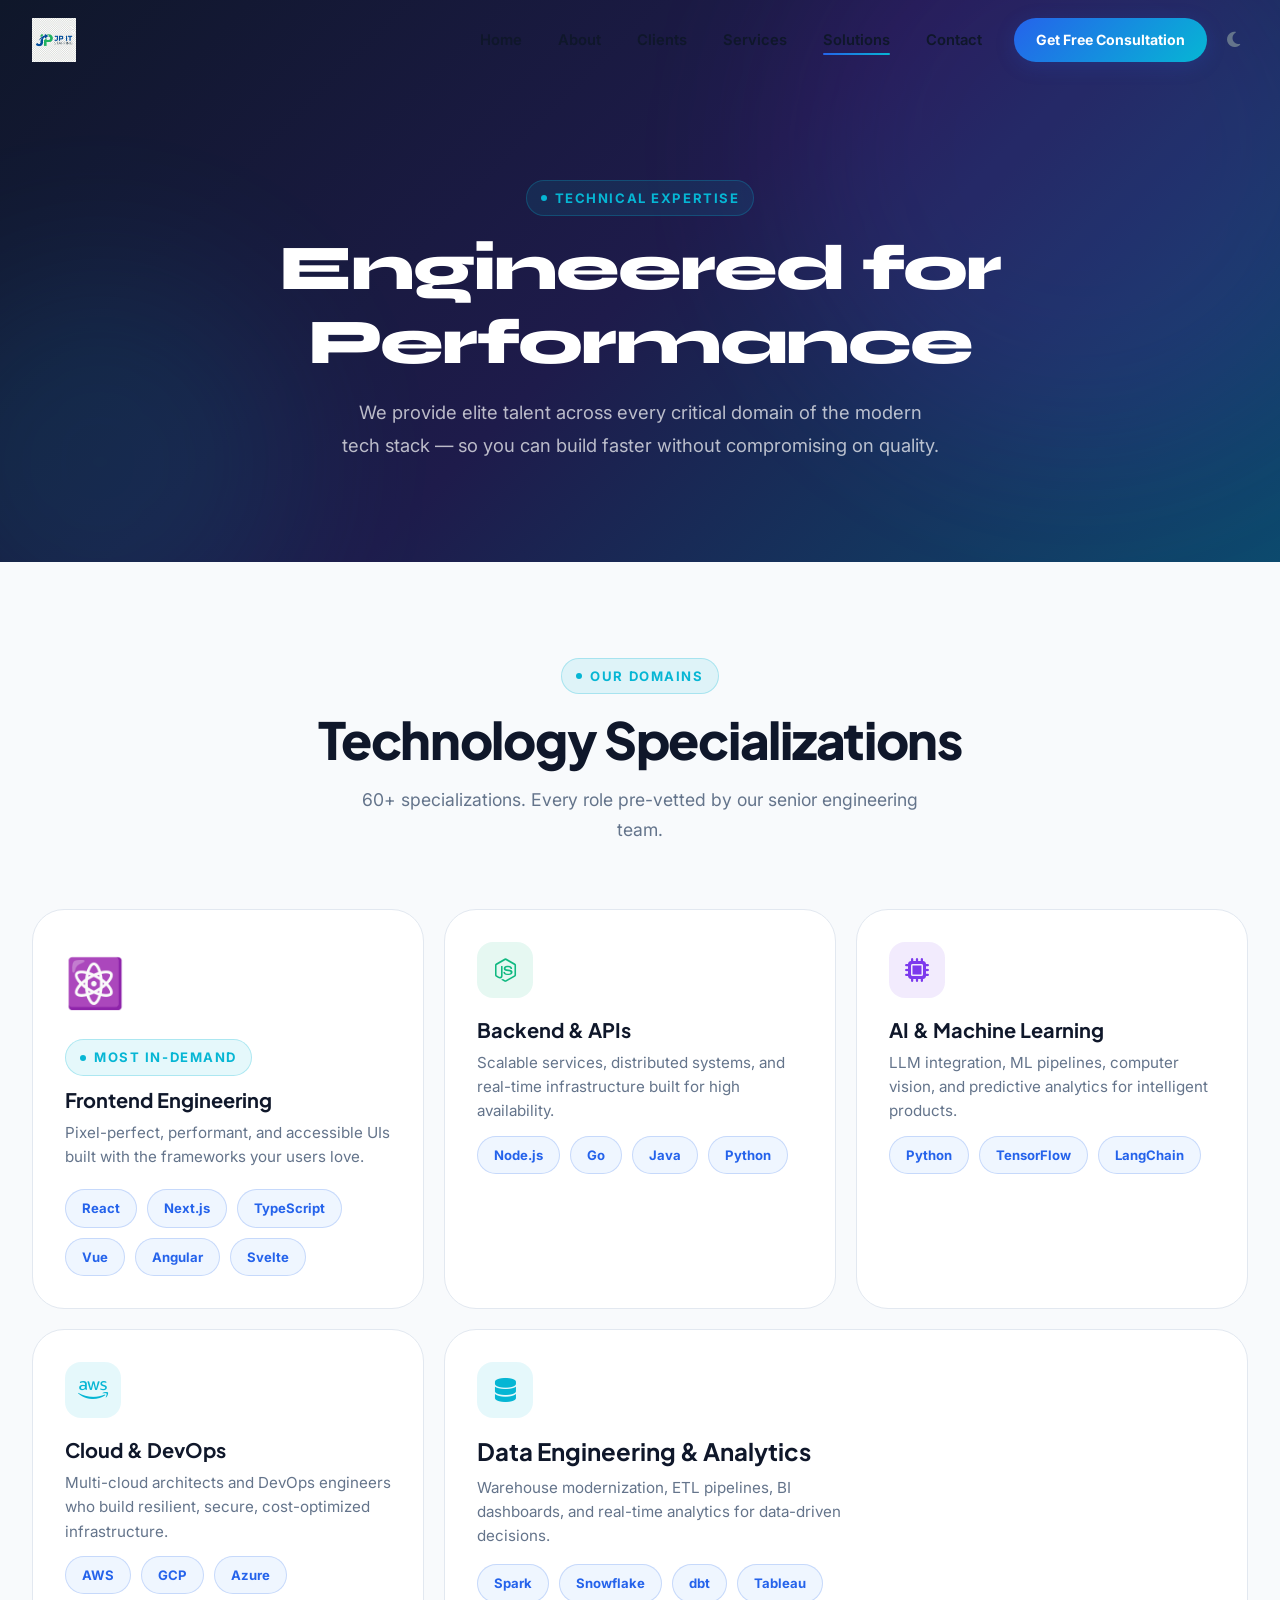
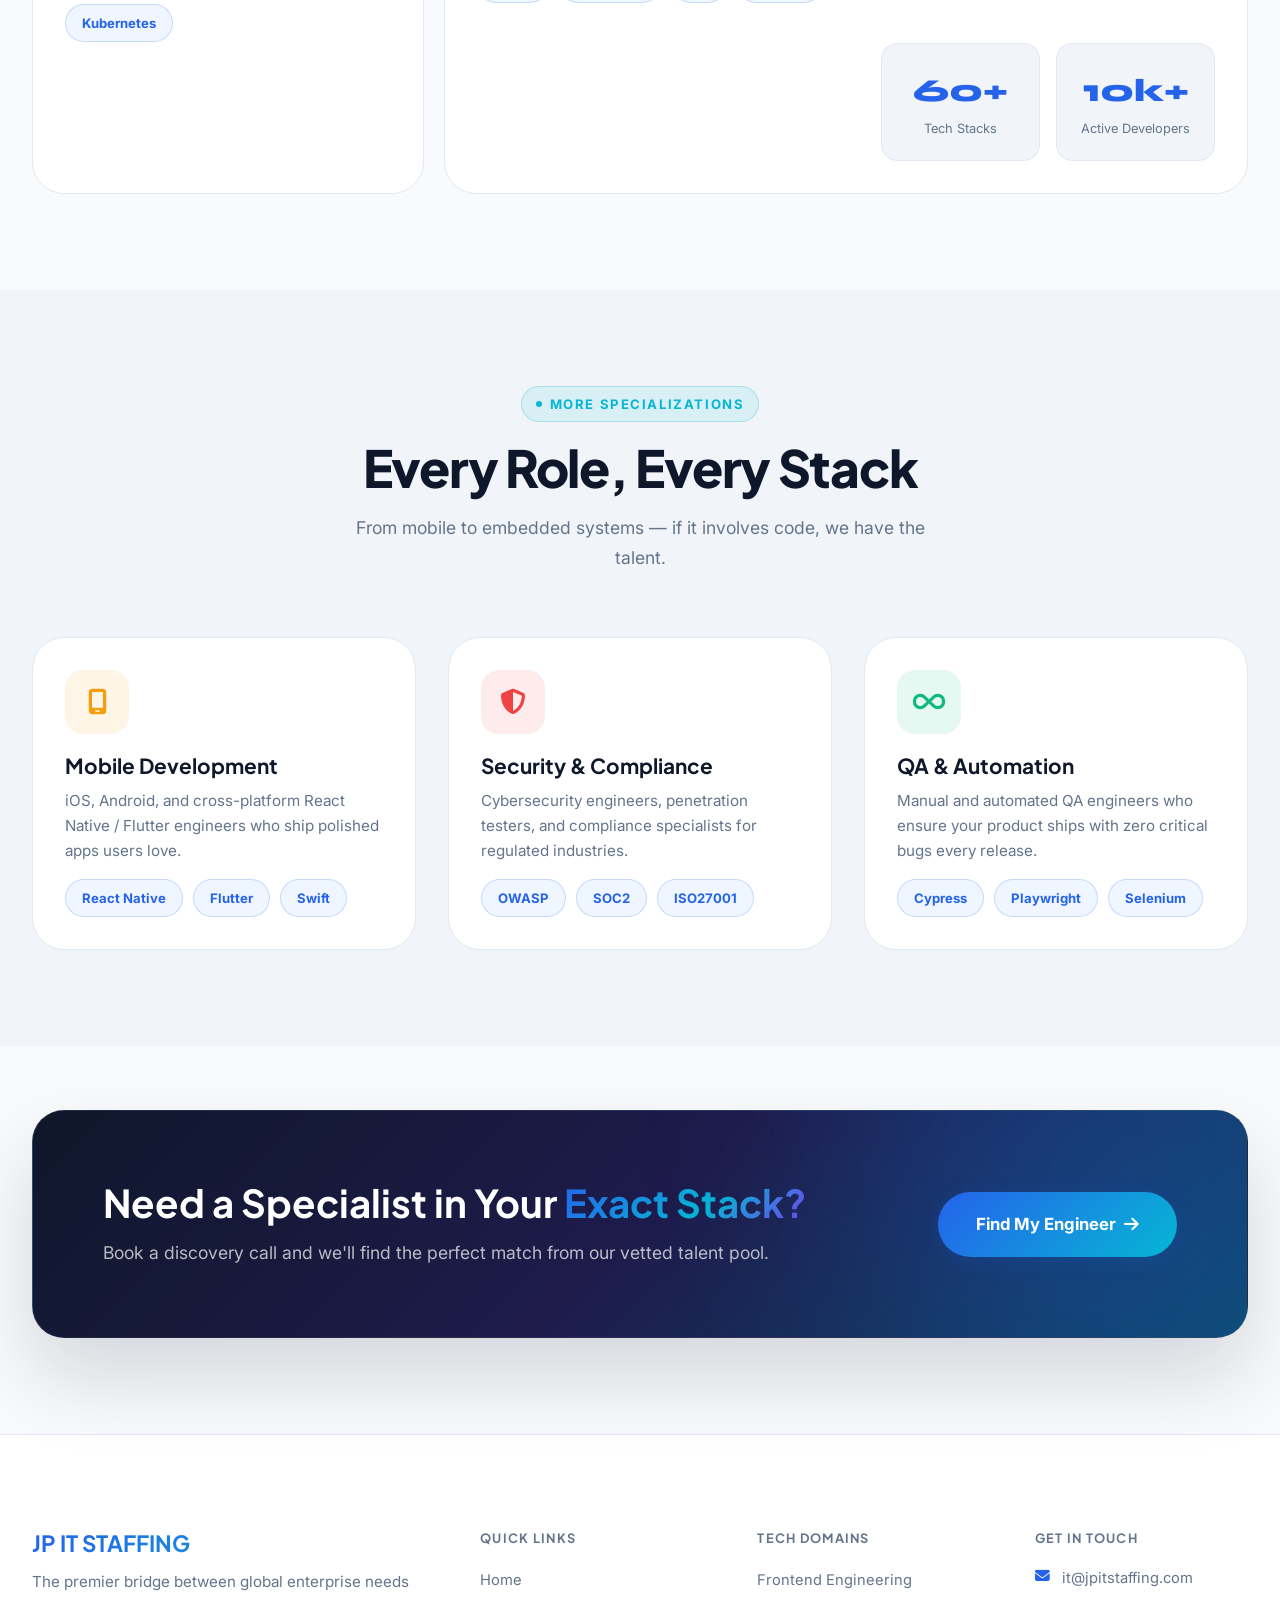
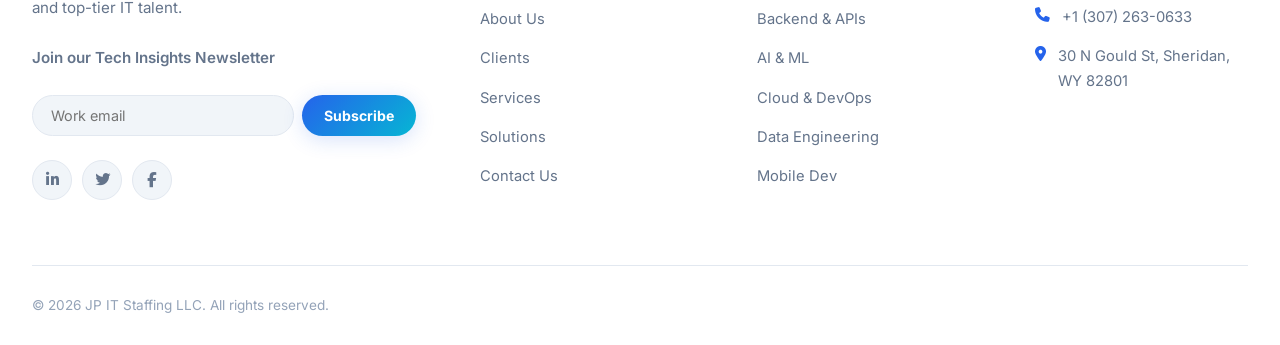
<file: solutions.html>
<!DOCTYPE html>
<html lang="en" data-theme="light">
<head>
  <meta charset="UTF-8">
  <meta name="viewport" content="width=device-width, initial-scale=1.0">
  <title>Tech Solutions | JP IT STAFFING</title>
  <meta name="description" content="Technical solutions from JP IT Staffing — Frontend, Backend, AI/ML, Cloud, Data Engineering and more. Elite offshore talent for every stack.">
  <link rel="icon" type="image/png" href="favicon.png">
  <link rel="preconnect" href="https://fonts.googleapis.com">
  <link rel="preconnect" href="https://fonts.gstatic.com" crossorigin>
  <link href="https://fonts.googleapis.com/css2?family=Syne:wght@700;800&family=Inter:wght@300;400;500;600;700&family=Plus+Jakarta+Sans:wght@600;700;800&display=swap" rel="stylesheet">
  <link rel="stylesheet" href="https://cdnjs.cloudflare.com/ajax/libs/font-awesome/6.5.1/css/all.min.css" crossorigin="anonymous">
  <link rel="stylesheet" href="style.css">
</head>
<body>

  <header id="header" class="header scrolled">
    <div class="container">
      <div class="logo"><a href="index.html"><img src="logo.png" alt="JP IT Staffing"></a></div>
      <nav class="nav-menu" id="nav-menu">
        <ul>
          <li><a href="index.html">Home</a></li>
          <li><a href="about.html">About</a></li>
          <li><a href="clients.html">Clients</a></li>
          <li><a href="services.html">Services</a></li>
          <li><a href="solutions.html" class="active">Solutions</a></li>
          <li><a href="contact.html">Contact</a></li>
        </ul>
      </nav>
      <div class="nav-actions">
        <a href="contact.html" class="btn btn-primary btn-sm">Get Free Consultation</a>
        <button id="theme-toggle" class="theme-toggle"><i class="fas fa-moon"></i></button>
        <div class="mobile-toggle" id="mobile-toggle"><i class="fas fa-bars"></i></div>
      </div>
    </div>
  </header>

  <!-- PAGE HERO -->
  <section class="page-hero">
    <div class="mesh-bg">
      <div class="mesh-blob" style="width:600px;height:600px;background:rgba(124,58,237,0.2);top:-150px;right:-100px"></div>
      <div class="mesh-blob" style="width:400px;height:400px;background:rgba(6,182,212,0.18);bottom:-100px;left:-100px;animation-delay:-10s"></div>
    </div>
    <div class="container page-hero-content">
      <div class="section-label" style="justify-content:center;display:inline-flex">Technical Expertise</div>
      <h1>Engineered for Performance</h1>
      <p>We provide elite talent across every critical domain of the modern tech stack — so you can build faster without compromising on quality.</p>
    </div>
  </section>

  <!-- SOLUTIONS BENTO -->
  <section class="section">
    <div class="container">
      <div class="text-center" style="margin-bottom:56px">
        <div class="section-label">Our Domains</div>
        <h2 class="section-heading">Technology Specializations</h2>
        <p class="section-sub">60+ specializations. Every role pre-vetted by our senior engineering team.</p>
      </div>

      <div class="bento-grid bento-3" style="grid-template-rows:auto auto">
        <!-- Large card -->
        <div class="bento-cell fade-in-up">
          <div style="font-size:3rem;margin-bottom:16px">⚛️</div>
          <div class="section-label" style="display:inline-flex;margin-bottom:12px">Most In-Demand</div>
          <h3>Frontend Engineering</h3>
          <p style="margin-bottom:20px">Pixel-perfect, performant, and accessible UIs built with the frameworks your users love.</p>
          <div class="pills">
            <span class="pill">React</span><span class="pill">Next.js</span><span class="pill">TypeScript</span><span class="pill">Vue</span><span class="pill">Angular</span><span class="pill">Svelte</span>
          </div>
        </div>

        <div class="bento-cell fade-in-up delay-1">
          <div class="bento-icon bento-icon-green"><i class="fab fa-node-js"></i></div>
          <h3>Backend &amp; APIs</h3>
          <p>Scalable services, distributed systems, and real-time infrastructure built for high availability.</p>
          <div class="pills" style="margin-top:12px">
            <span class="pill">Node.js</span><span class="pill">Go</span><span class="pill">Java</span><span class="pill">Python</span>
          </div>
        </div>

        <div class="bento-cell fade-in-up delay-2">
          <div class="bento-icon bento-icon-purple"><i class="fas fa-microchip"></i></div>
          <h3>AI &amp; Machine Learning</h3>
          <p>LLM integration, ML pipelines, computer vision, and predictive analytics for intelligent products.</p>
          <div class="pills" style="margin-top:12px">
            <span class="pill">Python</span><span class="pill">TensorFlow</span><span class="pill">LangChain</span>
          </div>
        </div>

        <div class="bento-cell fade-in-up delay-1">
          <div class="bento-icon bento-icon-teal"><i class="fab fa-aws"></i></div>
          <h3>Cloud &amp; DevOps</h3>
          <p>Multi-cloud architects and DevOps engineers who build resilient, secure, cost-optimized infrastructure.</p>
          <div class="pills" style="margin-top:12px">
            <span class="pill">AWS</span><span class="pill">GCP</span><span class="pill">Azure</span><span class="pill">Kubernetes</span>
          </div>
        </div>

        <div class="bento-cell bento-cell-wide fade-in-up delay-2" style="display:flex;align-items:center;gap:40px;flex-wrap:wrap">
          <div>
            <div class="bento-icon bento-icon-teal"><i class="fas fa-database"></i></div>
            <h3 style="font-size:1.5rem;margin-bottom:10px">Data Engineering &amp; Analytics</h3>
            <p style="max-width:400px">Warehouse modernization, ETL pipelines, BI dashboards, and real-time analytics for data-driven decisions.</p>
            <div class="pills" style="margin-top:16px">
              <span class="pill">Spark</span>
              <span class="pill">Snowflake</span>
              <span class="pill">dbt</span>
              <span class="pill">Tableau</span>
            </div>
          </div>
          <div style="display:grid;grid-template-columns:1fr 1fr;gap:16px;margin-left:auto;flex-shrink:0">
            <div style="text-align:center;background:var(--surface);border:1px solid var(--surface-2);border-radius:16px;padding:20px 24px">
              <div style="font-family:'Syne',sans-serif;font-size:2rem;font-weight:800;color:var(--primary)">60+</div>
              <div style="font-size:0.8rem;color:var(--text-muted)">Tech Stacks</div>
            </div>
            <div style="text-align:center;background:var(--surface);border:1px solid var(--surface-2);border-radius:16px;padding:20px 24px">
              <div style="font-family:'Syne',sans-serif;font-size:2rem;font-weight:800;color:var(--primary)">10k+</div>
              <div style="font-size:0.8rem;color:var(--text-muted)">Active Developers</div>
            </div>
          </div>
        </div>
      </div>
    </div>
  </section>

  <!-- ADDITIONAL DOMAINS -->
  <section class="section" style="background:var(--surface)">
    <div class="container">
      <div class="text-center" style="margin-bottom:56px">
        <div class="section-label">More Specializations</div>
        <h2 class="section-heading">Every Role, Every Stack</h2>
        <p class="section-sub">From mobile to embedded systems — if it involves code, we have the talent.</p>
      </div>
      <div class="cards-grid">
        <div class="feature-card fade-in-up">
          <div class="card-icon" style="background:rgba(245,158,11,0.1);color:#f59e0b"><i class="fas fa-mobile-screen"></i></div>
          <h3>Mobile Development</h3>
          <p>iOS, Android, and cross-platform React Native / Flutter engineers who ship polished apps users love.</p>
          <div class="pills" style="margin-top:16px"><span class="pill">React Native</span><span class="pill">Flutter</span><span class="pill">Swift</span></div>
        </div>
        <div class="feature-card fade-in-up delay-1">
          <div class="card-icon" style="background:rgba(239,68,68,0.1);color:#ef4444"><i class="fas fa-shield-halved"></i></div>
          <h3>Security &amp; Compliance</h3>
          <p>Cybersecurity engineers, penetration testers, and compliance specialists for regulated industries.</p>
          <div class="pills" style="margin-top:16px"><span class="pill">OWASP</span><span class="pill">SOC2</span><span class="pill">ISO27001</span></div>
        </div>
        <div class="feature-card fade-in-up delay-2">
          <div class="card-icon" style="background:rgba(16,185,129,0.1);color:#10b981"><i class="fas fa-infinity"></i></div>
          <h3>QA &amp; Automation</h3>
          <p>Manual and automated QA engineers who ensure your product ships with zero critical bugs every release.</p>
          <div class="pills" style="margin-top:16px"><span class="pill">Cypress</span><span class="pill">Playwright</span><span class="pill">Selenium</span></div>
        </div>
      </div>
    </div>
  </section>

  <!-- CTA -->
  <section class="cta-section">
    <div class="container">
      <div class="cta-banner fade-in-up">
        <div class="cta-text">
          <h2>Need a Specialist in Your <span class="gradient-text">Exact Stack?</span></h2>
          <p>Book a discovery call and we'll find the perfect match from our vetted talent pool.</p>
        </div>
        <div class="cta-actions">
          <a href="contact.html" class="btn btn-primary btn-lg">Find My Engineer <i class="fas fa-arrow-right"></i></a>
        </div>
      </div>
    </div>
  </section>

  <!-- FOOTER -->
  <footer class="footer">
    <div class="container">
      <div class="footer-grid">
        <div class="footer-brand">
          <h3>JP IT STAFFING</h3>
          <p>The premier bridge between global enterprise needs and top-tier IT talent.</p>
          <p class="footer-newsletter-label">Join our Tech Insights Newsletter</p>
          <form class="newsletter-form" id="newsletter-form">
            <input type="email" name="email" placeholder="Work email" class="form-control" required>
            <button type="submit" class="btn btn-primary btn-sm">Subscribe</button>
          </form>
          <div class="social-row">
            <a href="https://www.linkedin.com/company/jp-it-staffing/" target="_blank" class="social-btn"><i class="fab fa-linkedin-in"></i></a>
            <a href="#" class="social-btn"><i class="fab fa-twitter"></i></a>
            <a href="#" class="social-btn"><i class="fab fa-facebook-f"></i></a>
          </div>
        </div>
        <div class="footer-col">
          <h4>Quick Links</h4>
          <ul>
            <li><a href="index.html">Home</a></li>
            <li><a href="about.html">About Us</a></li>
            <li><a href="clients.html">Clients</a></li>
            <li><a href="services.html">Services</a></li>
            <li><a href="solutions.html">Solutions</a></li>
            <li><a href="contact.html">Contact Us</a></li>
          </ul>
        </div>
        <div class="footer-col">
          <h4>Tech Domains</h4>
          <ul>
            <li><a href="solutions.html">Frontend Engineering</a></li>
            <li><a href="solutions.html">Backend &amp; APIs</a></li>
            <li><a href="solutions.html">AI &amp; ML</a></li>
            <li><a href="solutions.html">Cloud &amp; DevOps</a></li>
            <li><a href="solutions.html">Data Engineering</a></li>
            <li><a href="solutions.html">Mobile Dev</a></li>
          </ul>
        </div>
        <div class="footer-col">
          <h4>Get In Touch</h4>
          <div class="footer-contact-item"><i class="fas fa-envelope"></i><span>it@jpitstaffing.com</span></div>
          <div class="footer-contact-item"><i class="fas fa-phone"></i><span>+1 (307) 263-0633</span></div>
          <div class="footer-contact-item"><i class="fas fa-map-marker-alt"></i><span>30 N Gould St, Sheridan, WY 82801</span></div>
        </div>
      </div>
      <div class="footer-bottom">
        <p>&copy; 2026 JP IT Staffing LLC. All rights reserved.</p>
      </div>
    </div>
  </footer>

  <script src="script.js"></script>
  <script>
    const fadeEls = document.querySelectorAll('.fade-in-up');
    const obs = new IntersectionObserver(entries=>entries.forEach(e=>{if(e.isIntersecting)e.target.classList.add('visible')}),{threshold:0.1});
    fadeEls.forEach(el=>obs.observe(el));
  </script>
</body>
</html>
</file>
<file: style.css>
/* ========================================
   VARIABLES & BASE STYLES
   ======================================== */
@import url('https://fonts.googleapis.com/css2?family=Syne:wght@700;800&family=Inter:wght@300;400;500;600;700&family=Plus+Jakarta+Sans:wght@600;700;800&display=swap');

:root {
  --primary:        #2563eb;
  --primary-dark:   #1d4ed8;
  --primary-light:  #eff6ff;
  --accent:         #06b6d4;
  --accent-purple:  #7c3aed;
  --success:        #10b981;
  --warning:        #f59e0b;
  --danger:         #ef4444;

  --glow-blue:      rgba(37,99,235,0.18);
  --glow-teal:      rgba(6,182,212,0.14);
  --glow-purple:    rgba(124,58,237,0.12);

  /* Gradient presets */
  --grad-primary:   linear-gradient(135deg,#2563eb 0%,#06b6d4 100%);
  --grad-hero:      linear-gradient(135deg,#0f172a 0%,#1e1b4b 50%,#0c4a6e 100%);
  --grad-card:      linear-gradient(145deg,rgba(37,99,235,0.06) 0%,rgba(6,182,212,0.04) 100%);
  --grad-text:      linear-gradient(135deg,#2563eb 0%,#06b6d4 60%,#7c3aed 100%);

  /* Surfaces (Light Mode) */
  --bg:             #f8fafc;
  --bg-white:       #ffffff;
  --surface:        #f1f5f9;
  --surface-2:      #e2e8f0;

  /* Text */
  --text:           #0f172a;
  --text-muted:     #64748b;
  --text-light:     #94a3b8;
  --text-inv:       #ffffff;

  /* Glass */
  --glass-bg:       rgba(255,255,255,0.7);
  --glass-border:   rgba(255,255,255,0.5);
  --glass-shadow:   0 8px 32px rgba(15,23,42,0.08);

  /* Typography */
  --font-display:   'Syne','Plus Jakarta Sans',sans-serif;
  --font-head:      'Plus Jakarta Sans',sans-serif;
  --font-body:      'Inter',sans-serif;

  /* Spacing */
  --sp-xs: 8px;  --sp-sm: 16px;  --sp-md: 32px;
  --sp-lg: 64px; --sp-xl: 96px;  --sp-2xl: 128px;

  /* Radius */
  --r-sm: 8px; --r-md: 16px; --r-lg: 24px;
  --r-xl: 32px; --r-full: 9999px;

  /* Transitions */
  --t-fast:   all 0.2s ease;
  --t-base:   all 0.4s cubic-bezier(0.4,0,0.2,1);
  --t-spring: all 0.6s cubic-bezier(0.34,1.56,0.64,1);

  /* Shadows */
  --shadow-sm:  0 2px 8px rgba(15,23,42,0.06);
  --shadow-md:  0 8px 24px rgba(15,23,42,0.08);
  --shadow-lg:  0 20px 48px rgba(15,23,42,0.12);
  --shadow-xl:  0 40px 80px rgba(15,23,42,0.15);
}

/* ── DARK MODE ─────────────────────────── */
[data-theme="dark"] {
  --bg:           #020617;
  --bg-white:     #0f172a;
  --surface:      #1e293b;
  --surface-2:    #334155;
  --text:         #f1f5f9;
  --text-muted:   #94a3b8;
  --text-light:   #64748b;
  --glass-bg:     rgba(15,23,42,0.7);
  --glass-border: rgba(255,255,255,0.08);
  --glass-shadow: 0 8px 32px rgba(0,0,0,0.4);
  --shadow-md:    0 8px 24px rgba(0,0,0,0.3);
  --shadow-lg:    0 20px 48px rgba(0,0,0,0.4);
  --primary-light:#1e3a5f;
}

/* ── RESET ─────────────────────────────── */
*,*::before,*::after{margin:0;padding:0;box-sizing:border-box}
html{scroll-behavior:smooth;font-size:16px}
body{
  font-family:var(--font-body);
  color:var(--text);
  background-color:var(--bg);
  line-height:1.7;
  overflow-x:hidden;
  -webkit-font-smoothing:antialiased;
  transition:background-color 0.3s,color 0.3s;
}
h1,h2,h3,h4,h5,h6{
  font-family:var(--font-head);
  line-height:1.15;
  color:var(--text);
  margin-bottom:var(--sp-sm);
}
a{text-decoration:none;color:var(--primary);transition:var(--t-base)}
ul{list-style:none}
img{max-width:100%;display:block}
button{font-family:var(--font-body);cursor:pointer}

/* ── LAYOUT ─────────────────────────────── */
.container{max-width:1280px;margin:0 auto;padding:0 var(--sp-md)}
.section{padding:var(--sp-xl) 0}
.section-sm{padding:var(--sp-lg) 0}
.text-center{text-align:center}
.hidden{display:none !important}
.mt-2{margin-top:var(--sp-sm)}
.mt-3{margin-top:var(--sp-md)}
.mt-auto{margin-top:auto}

/* ── TYPOGRAPHY ─────────────────────────── */
.display-heading{
  font-family:var(--font-display);
  font-size:clamp(2.8rem,6vw,5.5rem);
  font-weight:800;
  letter-spacing:-0.03em;
  line-height:1.05;
}
.section-label{
  display:inline-flex;
  align-items:center;
  gap:8px;
  font-size:0.82rem;
  font-weight:700;
  text-transform:uppercase;
  letter-spacing:0.12em;
  color:var(--accent);
  background:rgba(6,182,212,0.1);
  border:1px solid rgba(6,182,212,0.25);
  padding:6px 14px;
  border-radius:var(--r-full);
  margin-bottom:var(--sp-sm);
}
.section-label::before{
  content:'';
  width:6px;height:6px;
  border-radius:50%;
  background:var(--accent);
  animation:pulse-dot 2s infinite;
}
@keyframes pulse-dot{
  0%,100%{opacity:1;transform:scale(1)}
  50%{opacity:0.5;transform:scale(1.3)}
}
.section-heading{
  font-size:clamp(2rem,4vw,3.2rem);
  font-weight:800;
  letter-spacing:-0.025em;
  margin-bottom:var(--sp-sm);
}
.section-sub{
  font-size:1.1rem;
  color:var(--text-muted);
  max-width:600px;
  margin:0 auto var(--sp-lg);
  line-height:1.7;
}
.gradient-text{
  background:var(--grad-text);
  -webkit-background-clip:text;
  -webkit-text-fill-color:transparent;
  background-clip:text;
}

/* ── BUTTONS ─────────────────────────────── */
.btn{
  display:inline-flex;align-items:center;justify-content:center;
  gap:8px;
  padding:14px 28px;
  border-radius:var(--r-full);
  font-weight:700;font-size:0.95rem;
  border:none;
  transition:var(--t-spring);
  position:relative;overflow:hidden;
}
.btn::after{
  content:'';
  position:absolute;inset:0;
  background:rgba(255,255,255,0.15);
  transform:translateX(-110%);
  transition:transform 0.4s ease;
}
.btn:hover::after{transform:translateX(110%)}
.btn-primary{
  background:var(--grad-primary);
  color:#fff;
  box-shadow:0 4px 20px var(--glow-blue);
}
.btn-primary:hover{transform:translateY(-3px) scale(1.02);box-shadow:0 8px 28px var(--glow-blue)}
.btn-secondary{
  background:var(--glass-bg);
  backdrop-filter:blur(12px);
  border:1.5px solid var(--glass-border);
  color:var(--text);
}
.btn-secondary:hover{background:var(--primary);color:#fff;border-color:var(--primary);transform:translateY(-3px);box-shadow:0 6px 20px var(--glow-blue)}
.btn-ghost{background:transparent;border:1.5px solid rgba(255,255,255,0.4);color:#fff}
.btn-ghost:hover{background:rgba(255,255,255,0.1)}
.btn-sm{padding:10px 22px;font-size:0.88rem}
.btn-lg{padding:18px 38px;font-size:1.05rem}
.btn-wide{width:100%}
[data-theme="dark"] .btn-secondary{color:var(--text);border-color:var(--glass-border)}

/* ── GLASS CARDS ─────────────────────────── */
.glass-card{
  background:var(--glass-bg);
  backdrop-filter:blur(20px);
  -webkit-backdrop-filter:blur(20px);
  border:1px solid var(--glass-border);
  border-radius:var(--r-xl);
  box-shadow:var(--glass-shadow);
  transition:var(--t-spring);
}
.glass-card:hover{
  transform:translateY(-8px);
  box-shadow:var(--shadow-xl);
  border-color:rgba(37,99,235,0.3);
}

/* Gradient border card */
.grad-border-card{
  position:relative;
  border-radius:var(--r-xl);
  background:var(--bg-white);
  z-index:0;
}
.grad-border-card::before{
  content:'';
  position:absolute;inset:-1.5px;
  border-radius:inherit;
  background:var(--grad-primary);
  z-index:-1;
  opacity:0;
  transition:opacity 0.4s;
}
.grad-border-card:hover::before{opacity:1}

/* ── STAT CHIPS ─────────────────────────── */
.stat-chip{
  display:inline-flex;align-items:center;gap:10px;
  background:var(--glass-bg);
  border:1px solid var(--glass-border);
  border-radius:var(--r-lg);
  padding:16px 24px;
  backdrop-filter:blur(12px);
}
.stat-chip .val{
  font-family:var(--font-display);
  font-size:1.8rem;font-weight:800;
  background:var(--grad-text);
  -webkit-background-clip:text;
  -webkit-text-fill-color:transparent;
  background-clip:text;
}
.stat-chip .lab{font-size:0.85rem;color:var(--text-muted);font-weight:600}

/* ── BACKGROUND MESHES ───────────────────── */
.mesh-bg{
  position:absolute;inset:0;
  pointer-events:none;overflow:hidden;z-index:0;
}
.mesh-blob{
  position:absolute;
  border-radius:50%;
  filter:blur(80px);
  opacity:0.6;
  animation:blob-drift 20s infinite alternate ease-in-out;
}
@keyframes blob-drift{
  0%{transform:translate(0,0) scale(1)}
  100%{transform:translate(80px,40px) scale(1.15)}
}

/* ── HEADER ─────────────────────────────── */
.header-top{display:none}
.header{
  position:fixed;top:0;left:0;width:100%;z-index:1000;
  padding:18px 0;
  transition:var(--t-base);
  background:transparent;
}
.header.scrolled{
  background:rgba(248,250,252,0.88);
  backdrop-filter:blur(20px);
  -webkit-backdrop-filter:blur(20px);
  border-bottom:1px solid var(--glass-border);
  padding:12px 0;
  box-shadow:var(--shadow-sm);
}
[data-theme="dark"] .header.scrolled{background:rgba(2,6,23,0.88)}
.header .container{display:flex;align-items:center;gap:var(--sp-md)}
.logo{display:flex;align-items:center}
.logo img{height:44px;width:auto;object-fit:contain}
.nav-menu{margin-left:auto}
.nav-menu ul{display:flex;gap:36px}
.nav-menu a{
  font-size:0.92rem;font-weight:600;
  color:var(--text);
  position:relative;padding-bottom:4px;
}
.nav-menu a::after{
  content:'';position:absolute;bottom:-2px;left:0;
  width:0;height:2px;
  background:var(--grad-primary);
  border-radius:2px;
  transition:width 0.3s ease;
}
.nav-menu a:hover::after,.nav-menu a.active::after{width:100%}
.nav-actions{display:flex;align-items:center;gap:12px}
.theme-toggle{
  background:transparent;border:none;
  color:var(--text-muted);font-size:1.1rem;
  padding:8px;border-radius:var(--r-md);
  transition:var(--t-base);
}
.theme-toggle:hover{color:var(--primary);background:var(--primary-light)}
.mobile-toggle{
  display:none;font-size:1.4rem;
  color:var(--text);cursor:pointer;padding:6px;
}

/* White nav items over dark hero */
.hero-page .header:not(.scrolled) .nav-menu a,
.hero-page .header:not(.scrolled) .theme-toggle,
.hero-page .header:not(.scrolled) .mobile-toggle{color:#fff}

/* ── HERO PAGE ─────────────────────────── */
.hero{
  position:relative;
  min-height:100vh;
  display:flex;align-items:center;
  background:var(--grad-hero);
  overflow:hidden;
}
.hero-content{
  position:relative;z-index:2;
  display:grid;grid-template-columns:1fr 1fr;
  gap:var(--sp-xl);align-items:center;
  padding:160px 0 100px;
}

.hero-eyebrow{
  display:inline-flex;align-items:center;gap:8px;
  font-size:0.82rem;font-weight:700;text-transform:uppercase;
  letter-spacing:0.12em;color:#67e8f9;
  background:rgba(6,182,212,0.12);
  border:1px solid rgba(6,182,212,0.3);
  padding:6px 16px;border-radius:var(--r-full);
  margin-bottom:var(--sp-sm);
}
.hero-title{
  font-family:var(--font-display);
  font-size:clamp(2.8rem,5.5vw,5rem);
  font-weight:800;letter-spacing:-0.035em;line-height:1.05;
  color:#f8fafc;margin-bottom:var(--sp-md);
}
.hero-title .hl{
  background:linear-gradient(90deg,#67e8f9,#818cf8);
  -webkit-background-clip:text;-webkit-text-fill-color:transparent;background-clip:text;
}
.hero-desc{
  font-size:1.15rem;color:rgba(248,250,252,0.75);
  line-height:1.8;margin-bottom:var(--sp-md);max-width:520px;
}
.hero-btns{display:flex;gap:16px;flex-wrap:wrap;margin-bottom:var(--sp-lg)}
.hero-trust{display:flex;align-items:center;gap:12px}
.hero-trust-avatars{display:flex}
.hero-trust-avatars span{
  width:34px;height:34px;border-radius:50%;
  display:flex;align-items:center;justify-content:center;
  font-size:0.85rem;font-weight:700;color:#fff;
  border:2px solid rgba(255,255,255,0.3);
  margin-left:-10px;
}
.hero-trust-avatars span:first-child{margin-left:0}
.hero-trust-text{font-size:0.85rem;color:rgba(248,250,252,0.7);line-height:1.4}
.hero-trust-text strong{color:#f8fafc}

/* Hero Stats Panel */
.hero-stats{
  display:grid;grid-template-columns:1fr 1fr;gap:16px;
}
.hero-stat-card{
  background:rgba(255,255,255,0.06);
  border:1px solid rgba(255,255,255,0.12);
  border-radius:var(--r-xl);
  padding:28px 24px;
  backdrop-filter:blur(16px);
  transition:var(--t-base);
}
.hero-stat-card:hover{background:rgba(255,255,255,0.1);transform:translateY(-4px)}
.hero-stat-card .num{
  font-family:var(--font-display);
  font-size:2.6rem;font-weight:800;
  background:linear-gradient(135deg,#67e8f9,#818cf8);
  -webkit-background-clip:text;-webkit-text-fill-color:transparent;background-clip:text;
  line-height:1;margin-bottom:8px;
}
.hero-stat-card .label{font-size:0.88rem;color:rgba(248,250,252,0.65);font-weight:500}

/* Scroll indicator */
.scroll-indicator{
  position:absolute;bottom:36px;left:50%;transform:translateX(-50%);
  z-index:10;color:rgba(255,255,255,0.5);
  display:flex;flex-direction:column;align-items:center;gap:6px;
  font-size:0.75rem;letter-spacing:0.1em;text-transform:uppercase;
  animation:scroll-bounce 2.5s infinite;
}
@keyframes scroll-bounce{
  0%,100%{transform:translateX(-50%) translateY(0)}
  50%{transform:translateX(-50%) translateY(10px)}
}

/* ── CLIENTS / LOGOS ────────────────────── */
.clients-strip{
  padding:48px 0;
  background:var(--bg-white);
  border-top:1px solid var(--surface-2);
  border-bottom:1px solid var(--surface-2);
}
.clients-label{
  text-align:center;font-size:0.78rem;font-weight:700;
  text-transform:uppercase;letter-spacing:0.14em;
  color:var(--text-light);margin-bottom:28px;
}
.logos-track{
  display:flex;flex-wrap:wrap;
  justify-content:center;align-items:center;gap:48px;
}
.logos-track img{
  height:28px;width:auto;
  filter:grayscale(100%);opacity:0.45;
  transition:var(--t-base);
}
.logos-track img:hover{filter:grayscale(0%);opacity:1}
[data-theme="dark"] .logos-track img{filter:grayscale(100%) brightness(1.8);opacity:0.35}
[data-theme="dark"] .logos-track img:hover{filter:grayscale(0%) brightness(1.5);opacity:0.9}

/* Highlight images inside bento-cells when the cell is hovered */
.bento-cell img {
  filter: grayscale(100%);
  opacity: 0.6;
  transition: var(--t-base);
}
.bento-cell:hover img {
  filter: grayscale(0%);
  opacity: 1;
}
[data-theme="dark"] .bento-cell img {
  filter: grayscale(100%) brightness(1.8);
  opacity: 0.4;
}
[data-theme="dark"] .bento-cell:hover img {
  filter: grayscale(0%) brightness(1);
  opacity: 1;
}

/* ── BENTO GRID ─────────────────────────── */
.bento-grid{
  display:grid;
  gap:20px;
}
.bento-2{grid-template-columns:repeat(2,1fr)}
.bento-3{grid-template-columns:repeat(3,1fr)}
.bento-4{grid-template-columns:repeat(4,1fr)}
.bento-cell{
  background:var(--bg-white);
  border:1px solid var(--surface-2);
  border-radius:var(--r-xl);
  padding:var(--sp-md);
  transition:var(--t-spring);
  overflow:hidden;
}
.bento-cell:hover{border-color:var(--primary);box-shadow:0 12px 36px var(--glow-blue);transform:translateY(-6px)}
[data-theme="dark"] .bento-cell:hover{border-color:var(--primary);box-shadow:0 12px 36px rgba(37,99,235,0.4)}
[data-theme="dark"] .bento-cell{background:var(--surface);border-color:var(--glass-border)}
.bento-cell-lg{grid-column:span 2;grid-row:span 2}
.bento-cell-tall{grid-row:span 2}
.bento-cell-wide{grid-column:span 2}
.bento-icon{
  width:56px;height:56px;border-radius:16px;
  display:flex;align-items:center;justify-content:center;
  font-size:1.5rem;margin-bottom:20px;
}
.bento-icon-blue{background:rgba(37,99,235,0.1);color:var(--primary)}
.bento-icon-teal{background:rgba(6,182,212,0.1);color:var(--accent)}
.bento-icon-purple{background:rgba(124,58,237,0.1);color:var(--accent-purple)}
.bento-icon-green{background:rgba(16,185,129,0.1);color:var(--success)}
.bento-icon-amber{background:rgba(245,158,11,0.1);color:var(--warning)}
.bento-cell h3{font-size:1.25rem;margin-bottom:10px}
.bento-cell p{font-size:0.95rem;color:var(--text-muted);line-height:1.6}

.bento-highlight{
  background:linear-gradient(135deg,#eff6ff 0%,#e0f2fe 100%) !important;
  border-color:#bfdbfe !important;
  border-width: 2px !important;
  border-style: solid !important;
}
[data-theme="dark"] .bento-highlight{
  background:linear-gradient(135deg,#1e3a8a 0%,#172554 100%) !important;
  border-color:#1e40af !important;
  color:#f1f5f9 !important;
}
[data-theme="dark"] .bento-highlight h3{
  color:#f1f5f9 !important;
}
[data-theme="dark"] .bento-highlight p{
  color:#cbd5e1 !important;
}

/* ── PROCESS STEPS ───────────────────────── */
.process-grid{
  display:grid;grid-template-columns:repeat(4,1fr);
  gap:0;position:relative;
}
.process-grid::before{
  content:'';
  position:absolute;
  top:40px;left:calc(12.5% + 20px);
  right:calc(12.5% + 20px);
  height:2px;
  background:var(--grad-primary);
  z-index:0;
}
.process-step{
  text-align:center;padding:0 var(--sp-sm);
  position:relative;z-index:1;
}
.process-num{
  width:80px;height:80px;border-radius:50%;
  background:var(--grad-primary);
  color:#fff;
  font-family:var(--font-display);font-size:1.4rem;font-weight:800;
  display:flex;align-items:center;justify-content:center;
  margin:0 auto var(--sp-sm);
  box-shadow:0 8px 24px var(--glow-blue);
}
.process-step h3{font-size:1.05rem;margin-bottom:8px}
.process-step p{font-size:0.9rem;color:var(--text-muted)}

/* ── FEATURE CARDS ───────────────────────── */
.cards-grid{
  display:grid;
  grid-template-columns:repeat(auto-fit,minmax(280px,1fr));
  gap:var(--sp-md);
}
.feature-card{
  background:var(--bg-white);
  border:1px solid var(--surface-2);
  border-radius:var(--r-xl);
  padding:var(--sp-md);
  transition:var(--t-spring);
  display:flex;flex-direction:column;
  position:relative;overflow:hidden;
}
.feature-card::before{
  content:'';
  position:absolute;top:0;left:0;width:100%;height:3px;
  background:var(--grad-primary);transform:scaleX(0);
  transition:transform 0.4s ease;transform-origin:left;
}
.feature-card:hover::before{transform:scaleX(1)}
.feature-card:hover{transform:translateY(-8px);box-shadow:var(--shadow-lg);border-color:rgba(37,99,235,0.2)}
[data-theme="dark"] .feature-card{background:var(--surface);border-color:var(--glass-border)}
.card-icon{
  width:64px;height:64px;border-radius:18px;
  display:flex;align-items:center;justify-content:center;
  font-size:1.6rem;margin-bottom:20px;
  transition:var(--t-spring);
}
.feature-card:hover .card-icon{transform:scale(1.1) rotate(5deg)}
.feature-card h3{font-size:1.3rem;margin-bottom:10px}
.feature-card p{font-size:0.95rem;color:var(--text-muted);line-height:1.65;flex-grow:1}

/* ── TESTIMONIALS ────────────────────────── */
.testimonials-grid{
  display:grid;grid-template-columns:repeat(auto-fit,minmax(340px,1fr));
  gap:var(--sp-md);
}
.testimonial-card{
  background:var(--bg-white);
  border:1px solid var(--surface-2);
  border-radius:var(--r-xl);
  padding:var(--sp-md);
  transition:var(--t-spring);
}
[data-theme="dark"] .testimonial-card{background:var(--surface);border-color:var(--glass-border)}
.testimonial-card:hover{transform:translateY(-6px);box-shadow:var(--shadow-lg)}
.stars{color:#f59e0b;font-size:0.9rem;margin-bottom:16px;letter-spacing:2px}
.testimonial-card blockquote{
  font-size:1.05rem;line-height:1.7;
  color:var(--text);font-style:italic;
  margin-bottom:24px;
  border-left:3px solid var(--primary);
  padding-left:16px;
}
.author{display:flex;align-items:center;gap:14px}
.author-avatar{
  width:48px;height:48px;border-radius:50%;
  display:flex;align-items:center;justify-content:center;
  font-weight:700;font-size:1rem;color:#fff;
  flex-shrink:0;
}
.author-name{font-weight:700;font-size:0.95rem;margin-bottom:2px}
.author-title{font-size:0.82rem;color:var(--text-muted)}

/* ── CTA BANNER ──────────────────────────── */
.cta-section{padding:var(--sp-lg) 0 var(--sp-xl)}
.cta-banner{
  background:var(--grad-hero);
  border-radius:var(--r-xl);
  padding:70px;
  display:flex;justify-content:space-between;align-items:center;
  gap:var(--sp-lg);
  position:relative;overflow:hidden;
  border:1px solid rgba(255,255,255,0.08);
  box-shadow:var(--shadow-xl);
}
.cta-banner::before{
  content:'';position:absolute;
  width:500px;height:500px;border-radius:50%;
  background:rgba(37,99,235,0.2);
  filter:blur(100px);
  top:-200px;right:-100px;pointer-events:none;
}
.cta-text{flex:1}
.cta-text h2{color:#fff;font-size:2.4rem;margin-bottom:12px}
.cta-text p{color:rgba(255,255,255,0.7);font-size:1.1rem}
.cta-actions{display:flex;gap:14px;flex-shrink:0}

/* ── FOOTER ──────────────────────────────── */
.footer{
  background:var(--bg-white);
  border-top:1px solid var(--surface-2);
  padding-top:var(--sp-xl);
}
[data-theme="dark"] .footer{background:#020617;border-color:var(--glass-border)}
.footer-grid{
  display:grid;grid-template-columns:1.8fr 1fr 1fr 1fr;
  gap:var(--sp-lg);padding-bottom:var(--sp-lg);
}
.footer-brand h3{
  font-size:1.4rem;margin-bottom:12px;
  background:var(--grad-primary);
  -webkit-background-clip:text;-webkit-text-fill-color:transparent;background-clip:text;
}
.footer-brand p{color:var(--text-muted);font-size:0.95rem;line-height:1.7;margin-bottom:24px}
.footer-newsletter-label{font-weight:600;font-size:0.9rem;margin-bottom:12px}
.newsletter-form{display:flex;gap:8px;flex-wrap:wrap}
.newsletter-form input{
  flex:1;min-width:160px;padding:11px 18px;
  border:1px solid var(--surface-2);border-radius:var(--r-full);
  background:var(--surface);font-size:0.9rem;color:var(--text);
  outline:none;transition:var(--t-base);
}
.newsletter-form input:focus{border-color:var(--primary);background:var(--bg-white)}
[data-theme="dark"] .newsletter-form input{background:var(--surface-2);border-color:var(--glass-border);color:var(--text)}
.footer-col h4{
  font-size:0.8rem;text-transform:uppercase;letter-spacing:0.1em;
  font-weight:700;color:var(--text-muted);
  margin-bottom:20px;
}
.footer-col ul li{margin-bottom:12px}
.footer-col ul li a{font-size:0.92rem;color:var(--text-muted);transition:color 0.2s}
.footer-col ul li a:hover{color:var(--primary);padding-left:4px}
.footer-contact-item{
  display:flex;gap:12px;align-items:flex-start;
  font-size:0.92rem;color:var(--text-muted);margin-bottom:14px;
}
.footer-contact-item i{color:var(--primary);margin-top:3px;flex-shrink:0}
.social-row{display:flex;gap:10px;margin-top:24px}
.social-btn{
  width:40px;height:40px;border-radius:50%;
  background:var(--surface);border:1px solid var(--surface-2);
  display:flex;align-items:center;justify-content:center;
  color:var(--text-muted);font-size:0.95rem;
  transition:var(--t-spring);
}
.social-btn:hover{background:var(--primary);border-color:var(--primary);color:#fff;transform:translateY(-4px)}
.footer-bottom{
  border-top:1px solid var(--surface-2);
  padding:28px 0;
  display:flex;justify-content:space-between;align-items:center;
  flex-wrap:wrap;gap:12px;
  font-size:0.85rem;color:var(--text-light);
}
.status-pill{
  display:inline-flex;align-items:center;gap:6px;
  padding:4px 12px;border-radius:var(--r-full);
  font-size:0.75rem;font-weight:700;
}
.status-pill.online{background:rgba(16,185,129,0.1);color:var(--success)}
.status-pill.offline{background:rgba(239,68,68,0.1);color:var(--danger)}

/* ── MODALS ──────────────────────────────── */
.modal-overlay{
  position:fixed;inset:0;z-index:99999;
  background:rgba(2,6,23,0.6);
  backdrop-filter:blur(16px);
  display:flex;align-items:center;justify-content:center;
  padding:var(--sp-md);
  transition:var(--t-base);
}
.modal-overlay.hidden{display:none}
.modal-content{
  background:var(--bg-white);
  border:1px solid var(--glass-border);
  border-radius:var(--r-xl);
  padding:52px 48px;
  max-width:520px;width:100%;
  position:relative;
  box-shadow:var(--shadow-xl);
  animation:modal-up 0.4s cubic-bezier(0.25,1,0.4,1);
}
[data-theme="dark"] .modal-content{background:var(--surface)}
@keyframes modal-up{
  from{transform:translateY(30px) scale(0.96);opacity:0}
  to{transform:translateY(0) scale(1);opacity:1}
}
.modal-close{
  position:absolute;top:20px;right:20px;
  background:var(--surface);border:none;
  width:36px;height:36px;border-radius:50%;
  display:flex;align-items:center;justify-content:center;
  font-size:1.1rem;color:var(--text-muted);
  transition:var(--t-base);
}
.modal-close:hover{background:var(--danger);color:#fff;transform:rotate(90deg)}
.modal-content h2{font-size:1.9rem;margin-bottom:8px}
.modal-content>p{color:var(--text-muted);margin-bottom:32px;font-size:1rem}

/* ── FORMS ───────────────────────────────── */
.form-group{margin-bottom:18px}
.form-label{display:block;font-size:0.85rem;font-weight:600;color:var(--text-muted);margin-bottom:7px}
.form-control{
  width:100%;padding:14px 18px;
  border:1.5px solid var(--surface-2);
  border-radius:var(--r-md);
  font-size:0.97rem;font-family:var(--font-body);
  color:var(--text);background:var(--bg-white);
  outline:none;transition:var(--t-base);
}
.form-control:focus{border-color:var(--primary);box-shadow:0 0 0 4px var(--glow-blue)}
[data-theme="dark"] .form-control{background:var(--surface-2);border-color:var(--glass-border);color:var(--text)}
[data-theme="dark"] .form-control:focus{border-color:var(--primary)}
.modal-form{display:flex;flex-direction:column;gap:0}
.auth-toggle{margin-top:20px;font-size:0.9rem;color:var(--text-muted);text-align:center}
.auth-toggle span{color:var(--primary);font-weight:700;cursor:pointer}
.auth-toggle span:hover{text-decoration:underline}
.success-icon{font-size:4rem;color:var(--success);margin-bottom:16px;animation:bounce-in 0.6s ease}
@keyframes bounce-in{
  0%{transform:scale(0);opacity:0}
  60%{transform:scale(1.15)}
  100%{transform:scale(1);opacity:1}
}

/* ── INNER PAGE HERO ─────────────────────── */
.page-hero{
  padding:180px 0 100px;
  background:var(--grad-hero);
  position:relative;overflow:hidden;text-align:center;
}
.page-hero-content{position:relative;z-index:2}
.page-hero h1{
  font-family:var(--font-display);
  font-size:clamp(2.4rem,5vw,4rem);
  color:#fff;font-weight:800;
  letter-spacing:-0.03em;margin-bottom:16px;
}
.page-hero p{
  font-size:1.15rem;color:rgba(255,255,255,0.7);
  max-width:600px;margin:0 auto;line-height:1.8;
}

/* ── SERVICES ALTERNATING ────────────────── */
.service-alt-item{
  display:grid;grid-template-columns:1fr 1fr;
  gap:var(--sp-xl);align-items:center;
  margin-bottom:var(--sp-xl);
}
.service-alt-item.reverse{direction:rtl}
.service-alt-item.reverse>*{direction:ltr}
.service-visual{
  background:var(--surface);
  border-radius:var(--r-xl);
  aspect-ratio:4/3;
  display:flex;align-items:center;justify-content:center;
  font-size:5rem;
  border:1px solid var(--surface-2);
  position:relative;overflow:hidden;
}
.service-visual::before{
  content:'';position:absolute;inset:0;
  background:var(--grad-card);
}
.service-text .number{
  font-family:var(--font-display);
  font-size:5rem;font-weight:800;
  opacity:0.06;line-height:1;
  color:var(--primary);
  position:absolute;top:0;right:0;
}
.service-text{position:relative}
.checklist{display:flex;flex-direction:column;gap:10px;margin-top:16px}
.checklist li{
  display:flex;align-items:center;gap:10px;
  font-size:0.93rem;color:var(--text-muted);
}
.checklist li::before{
  content:'\f00c';font-family:'Font Awesome 6 Free';font-weight:900;
  color:var(--success);font-size:0.75rem;flex-shrink:0;
}

/* ── PILL TAGS ───────────────────────────── */
.pills{display:flex;flex-wrap:wrap;gap:10px;margin-top:20px}
.pill{
  padding:7px 16px;border-radius:var(--r-full);
  background:var(--primary-light);
  color:var(--primary);
  font-size:0.82rem;font-weight:700;
  border:1px solid rgba(37,99,235,0.2);
  transition:var(--t-base);
}
.pill:hover{background:var(--primary);color:#fff}
[data-theme="dark"] .pill{background:rgba(37,99,235,0.15);border-color:rgba(37,99,235,0.3)}

/* ── CONTACT PAGE ────────────────────────── */
.contact-layout{
  display:grid;grid-template-columns:1fr 1.2fr;
  gap:var(--sp-xl);align-items:start;
  padding:80px 0 120px;
}
.contact-info h2{font-size:2rem;margin-bottom:12px}
.contact-info .lead{font-size:1.05rem;color:var(--text-muted);margin-bottom:40px}
.contact-method{
  display:flex;gap:16px;align-items:flex-start;
  margin-bottom:28px;
}
.contact-icon{
  width:52px;height:52px;border-radius:16px;
  background:var(--primary-light);
  color:var(--primary);
  display:flex;align-items:center;justify-content:center;
  font-size:1.3rem;flex-shrink:0;
  transition:var(--t-spring);
}
.contact-method:hover .contact-icon{background:var(--primary);color:#fff;transform:scale(1.05)}
.contact-method h3{font-size:1rem;font-weight:700;margin-bottom:4px}
.contact-method p{font-size:0.9rem;color:var(--text-muted);margin:0}
.service-cards-stack{display:flex;flex-direction:column;gap:14px;margin-bottom:36px}
.service-tag-card{
  display:flex;gap:16px;align-items:center;
  background:var(--bg-white);
  border:1.5px solid var(--surface-2);
  border-radius:var(--r-lg);
  padding:18px 20px;
  cursor:pointer;transition:var(--t-spring);
}
[data-theme="dark"] .service-tag-card{background:var(--surface);border-color:var(--glass-border)}
.service-tag-card:hover{border-color:var(--primary);transform:translateX(6px);box-shadow:var(--shadow-md)}
.service-tag-card i{
  font-size:1.3rem;color:var(--primary);
  width:24px;text-align:center;flex-shrink:0;
}
.service-tag-card h3{font-size:1rem;margin-bottom:3px}
.service-tag-card p{font-size:0.85rem;color:var(--text-muted);margin:0}

.contact-form-card{
  background:var(--bg-white);
  border:1px solid var(--surface-2);
  border-radius:var(--r-xl);
  padding:48px;
  box-shadow:var(--shadow-lg);
}
[data-theme="dark"] .contact-form-card{background:var(--surface);border-color:var(--glass-border)}
.form-grid{display:grid;grid-template-columns:1fr 1fr;gap:18px}
.form-full{grid-column:span 2}
.form-grid select.form-control{appearance:none;cursor:pointer}

/* chat widget */
.chat-widget{
  position:fixed;bottom:32px;right:32px;z-index:9999;
  width:62px;height:62px;border-radius:50%;
  background:var(--grad-primary);color:#fff;border:none;
  font-size:1.6rem;
  box-shadow:0 8px 28px var(--glow-blue);
  display:flex;align-items:center;justify-content:center;
  cursor:pointer;transition:var(--t-spring);
}
.chat-widget:hover{transform:scale(1.12) translateY(-4px);box-shadow:0 16px 40px var(--glow-blue)}

/* ── PROFILE / DASHBOARD ─────────────────── */
.profile-name{
  font-weight:700;font-size:0.88rem;color:var(--primary);
  display:flex;align-items:center;gap:8px;
}
.logout-btn{
  background:rgba(239,68,68,0.08) !important;color:var(--danger) !important;
  font-size:0.82rem !important;padding:6px 14px !important;
  border-radius:8px !important;border:none;margin-left:6px;
  cursor:pointer;transition:var(--t-base);
}
.logout-btn:hover{background:var(--danger) !important;color:#fff !important}

/* ── SCROLL ANIMATIONS ───────────────────── */
.fade-in-up{
  opacity:0;transform:translateY(28px);
  transition:opacity 0.7s ease,transform 0.7s ease;
}
.fade-in-up.visible{opacity:1;transform:translateY(0)}
.delay-1{transition-delay:0.12s}
.delay-2{transition-delay:0.24s}
.delay-3{transition-delay:0.36s}
.delay-4{transition-delay:0.48s}

/* ── STATS ROW ───────────────────────────── */
.stats-row{
  display:flex;flex-wrap:wrap;justify-content:center;
  gap:var(--sp-md);
  padding:var(--sp-lg) 0;
}
.stat-item{text-align:center;padding:0 var(--sp-md)}
.stat-item .num{
  font-family:var(--font-display);
  font-size:2.8rem;font-weight:800;
  background:var(--grad-text);
  -webkit-background-clip:text;-webkit-text-fill-color:transparent;background-clip:text;
  line-height:1;display:block;margin-bottom:6px;
}
.stat-item .lab{font-size:0.9rem;color:var(--text-muted);font-weight:600}

/* ── RESPONSIVE ──────────────────────────── */
@media(max-width:1024px){
  .hero-content{grid-template-columns:1fr;padding:140px 0 80px;text-align:center}
  .hero-desc{max-width:640px;margin-left:auto;margin-right:auto}
  .hero-btns{justify-content:center}
  .hero-trust{justify-content:center}
  .hero-stats{grid-template-columns:repeat(4,1fr);max-width:700px;margin:0 auto}
  .process-grid{grid-template-columns:repeat(2,1fr)}
  .process-grid::before{display:none}
  .cta-banner{flex-direction:column;text-align:center;padding:50px var(--sp-md)}
  .cta-actions{justify-content:center}
  .footer-grid{grid-template-columns:1fr 1fr}
  .service-alt-item{grid-template-columns:1fr}
  .service-alt-item.reverse{direction:ltr}
  .contact-layout{grid-template-columns:1fr}
}
@media(max-width:768px){
  .nav-menu{
    display:none;position:absolute;top:100%;left:0;width:100%;
    background:var(--bg-white);padding:24px var(--sp-md);
    border-bottom:1px solid var(--surface-2);
    box-shadow:var(--shadow-lg);
  }
  [data-theme="dark"] .nav-menu{background:var(--surface)}
  .nav-menu.active{display:block}
  .nav-menu ul{flex-direction:column;gap:20px}
  .mobile-toggle{display:block}
  .btn-nav-text{display:none}
  .bento-2,.bento-3,.bento-4{grid-template-columns:1fr}
  .bento-cell-lg,.bento-cell-tall,.bento-cell-wide{grid-column:span 1;grid-row:span 1}
  .hero-stats{grid-template-columns:1fr 1fr}
  .form-grid{grid-template-columns:1fr}
  .form-full{grid-column:span 1}
  .footer-grid{grid-template-columns:1fr;gap:var(--sp-md)}
  .footer-bottom{flex-direction:column;text-align:center}
  .contact-form-card{padding:28px 20px}
  .cta-banner{padding:40px 24px}
  .stats-row{gap:var(--sp-sm);padding:var(--sp-md) 0}
  .stat-item{padding:0 var(--sp-sm)}
  .stat-item .num{font-size:2.2rem}
  .page-hero{padding:140px 0 70px}
}
@media(max-width:480px){
  .hero-stats{grid-template-columns:1fr 1fr;gap:12px}
  .hero-stat-card{padding:20px 16px}
  .hero-stat-card .num{font-size:2rem}
  .process-grid{grid-template-columns:1fr}
  .btn-lg{padding:15px 28px;font-size:0.97rem}
}
</file>
